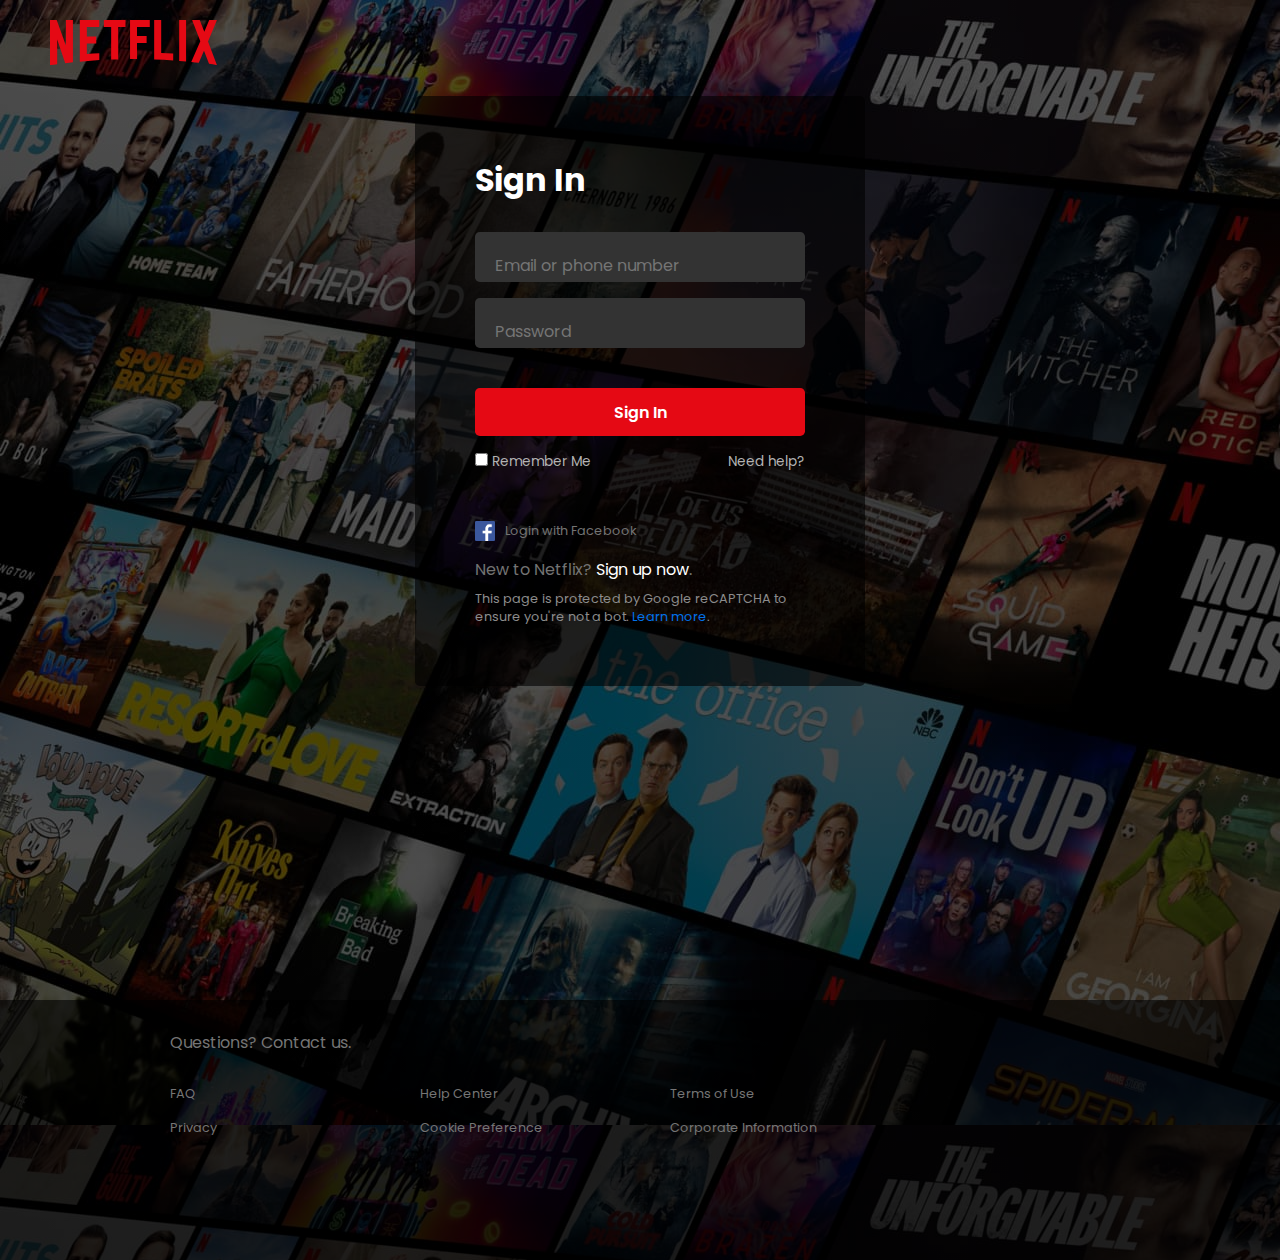
<file: Landing page/Login Page/index.html>
<!DOCTYPE html>
<html lang="en">
    <head>
        <meta charset="UTF-8">
        <meta http-equiv="X-UA-Compatible" content="IE=edge">
        <meta name="viewport" content="width=device-width, initial-scale=1.0">
        <link rel="icon" href="tab-icon.png">
        <link rel="stylesheet" href="style.css">
        <title>Netflix SignIn Page Clone</title>
    </head>
    <body>
        <div class="container">
            <div class="logo">
                <svg viewBox="0 0 111 30" class="svg-icon svg-icon-netflix-logo" focusable="true">
                    <g id="netflix-logo">
                        <path
                            d="M105.06233,14.2806261 L110.999156,30 C109.249227,29.7497422 107.500234,29.4366857 105.718437,29.1554972 L102.374168,20.4686475 L98.9371075,28.4375293 C97.2499766,28.1563408 95.5928391,28.061674 93.9057081,27.8432843 L99.9372012,14.0931671 L94.4680851,-5.68434189e-14 L99.5313525,-5.68434189e-14 L102.593495,7.87421502 L105.874965,-5.68434189e-14 L110.999156,-5.68434189e-14 L105.06233,14.2806261 Z M90.4686475,-5.68434189e-14 L85.8749649,-5.68434189e-14 L85.8749649,27.2499766 C87.3746368,27.3437061 88.9371075,27.4055675 90.4686475,27.5930265 L90.4686475,-5.68434189e-14 Z M81.9055207,26.93692 C77.7186241,26.6557316 73.5307901,26.4064111 69.250164,26.3117443 L69.250164,-5.68434189e-14 L73.9366389,-5.68434189e-14 L73.9366389,21.8745899 C76.6248008,21.9373887 79.3120255,22.1557784 81.9055207,22.2804387 L81.9055207,26.93692 Z M64.2496954,10.6561065 L64.2496954,15.3435186 L57.8442216,15.3435186 L57.8442216,25.9996251 L53.2186709,25.9996251 L53.2186709,-5.68434189e-14 L66.3436123,-5.68434189e-14 L66.3436123,4.68741213 L57.8442216,4.68741213 L57.8442216,10.6561065 L64.2496954,10.6561065 Z M45.3435186,4.68741213 L45.3435186,26.2498828 C43.7810479,26.2498828 42.1876465,26.2498828 40.6561065,26.3117443 L40.6561065,4.68741213 L35.8121661,4.68741213 L35.8121661,-5.68434189e-14 L50.2183897,-5.68434189e-14 L50.2183897,4.68741213 L45.3435186,4.68741213 Z M30.749836,15.5928391 C28.687787,15.5928391 26.2498828,15.5928391 24.4999531,15.6875059 L24.4999531,22.6562939 C27.2499766,22.4678976 30,22.2495079 32.7809542,22.1557784 L32.7809542,26.6557316 L19.812541,27.6876933 L19.812541,-5.68434189e-14 L32.7809542,-5.68434189e-14 L32.7809542,4.68741213 L24.4999531,4.68741213 L24.4999531,10.9991564 C26.3126816,10.9991564 29.0936358,10.9054269 30.749836,10.9054269 L30.749836,15.5928391 Z M4.78114163,12.9684132 L4.78114163,29.3429562 C3.09401069,29.5313525 1.59340144,29.7497422 0,30 L0,-5.68434189e-14 L4.4690224,-5.68434189e-14 L10.562377,17.0315868 L10.562377,-5.68434189e-14 L15.2497891,-5.68434189e-14 L15.2497891,28.061674 C13.5935889,28.3437998 11.906458,28.4375293 10.1246602,28.6868498 L4.78114163,12.9684132 Z"
                            id="Fill-14"></path>
                    </g>
                </svg>
            </div>
            <div class="form-container">
                <form action="main.php" method="post">
                    
                    <h1>Sign In</h1>
                    <div class="form-group">
                        <input type="email" name="email" placeholder="Email or phone number" required>
                    </div>
                    <div class="form-group">
                        <input type="password"name="password" placeholder="Password" required>
                    </div>
                    <button name="submit">Sign In</button>
                    <div class="remember">
                        <div class="left">
                            <input type="checkbox" id="remember">
                            <label for="remember">Remember Me</label>
                        </div>
                        <div class="right">
                            <a href="#">Need help?</a>
                        </div>
                    </div>
                    <div class="facebook-login">
                        <img src="fb-logo.png">
                        <a href="#">Login with Facebook</a>
                    </div>
                    <div class="signup">
                        <p>New to Netflix? <a href="http://localhost/NETFLIX%20CLONE/Landing%20page/Signup/Sign%20up.html">Sign up now</a>.</p>
                    </div>
                    <p class="captcha">
                        This page is protected by Google reCAPTCHA to ensure you're not a bot. 
                        <a href="#">Learn more</a>.
                    </p>
                </form>
            </div>
            <footer>
                <div class="top">
                    <a href="#">Questions? Contact us.</a>
                </div>
                <div class="links">
                    <a href="#">FAQ</a>
                    <a href="#">Help Center</a>
                    <a href="#">Terms of Use</a>
                    <a href="#">Privacy</a>
                    <a href="#">Cookie Preference</a>
                    <a href="#">Corporate Information</a>
                </div>
            </footer>
        </div>
    </body>
</html>
</file>
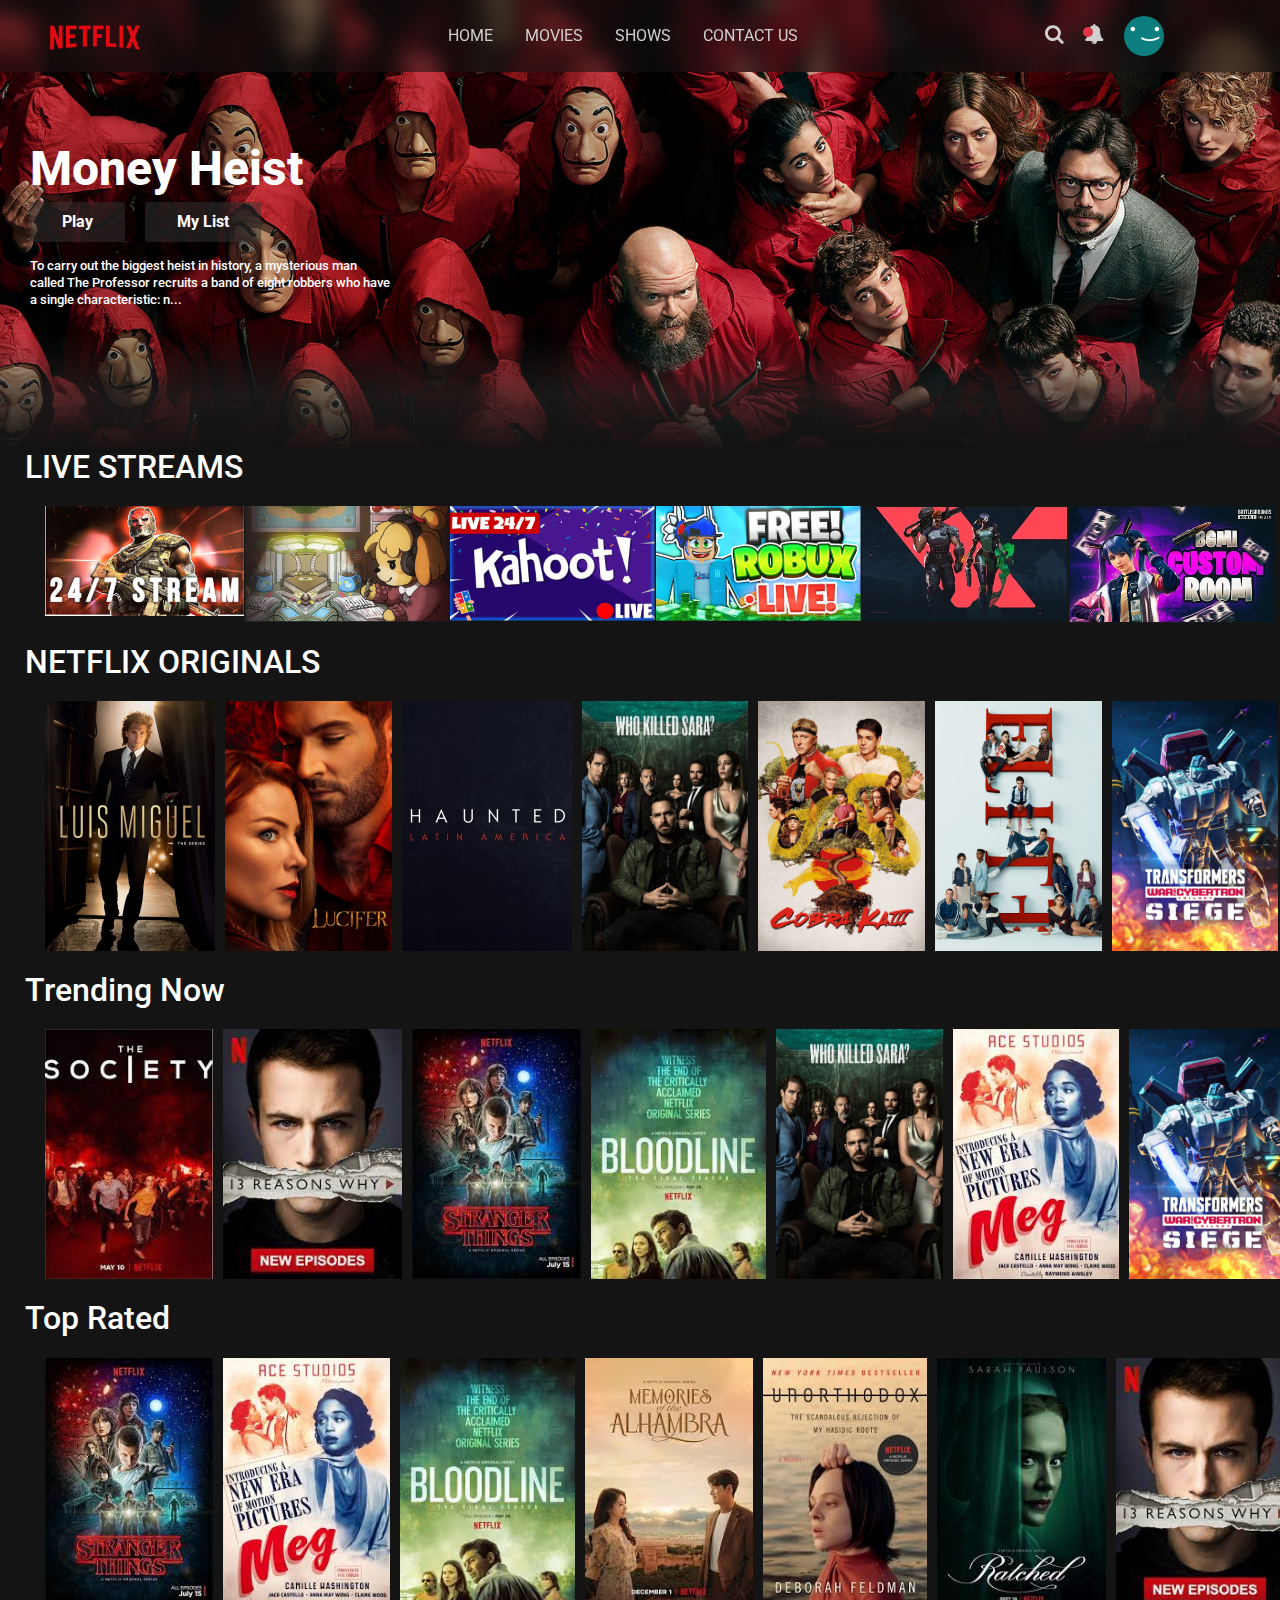
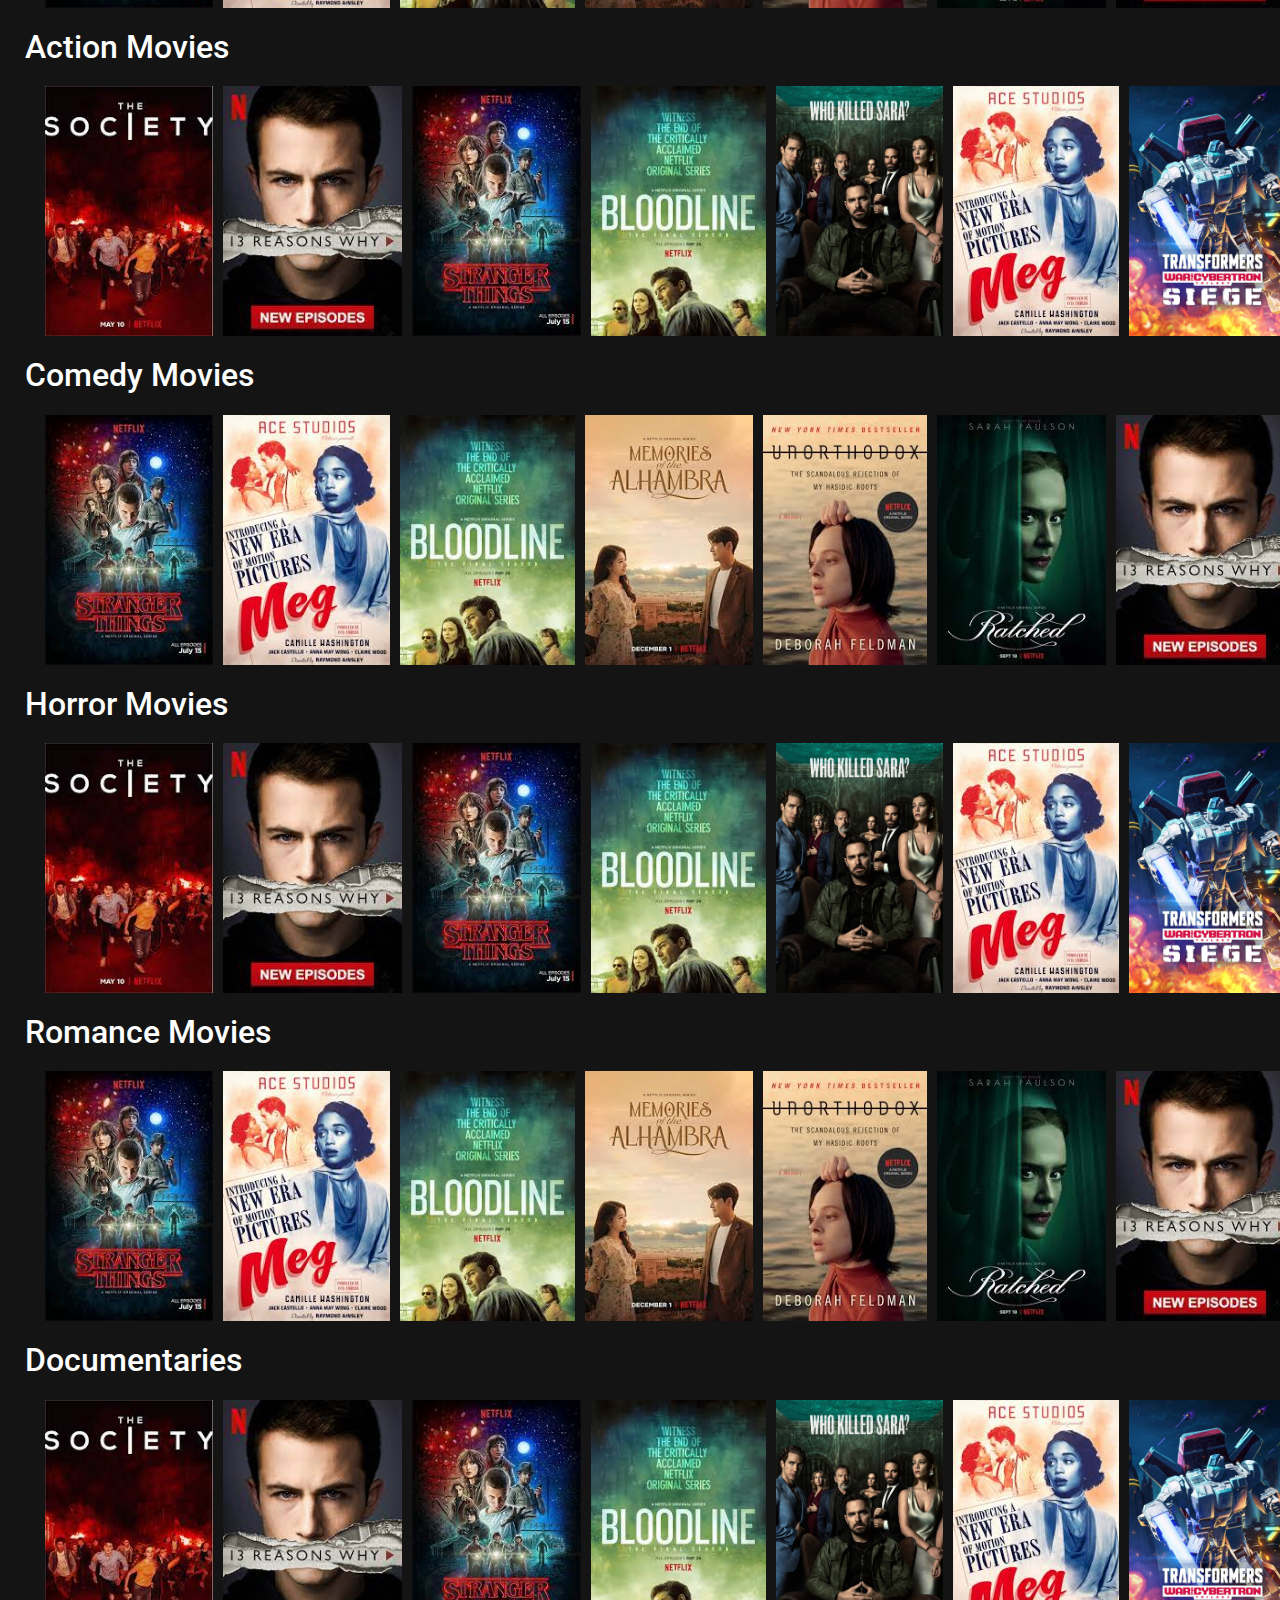
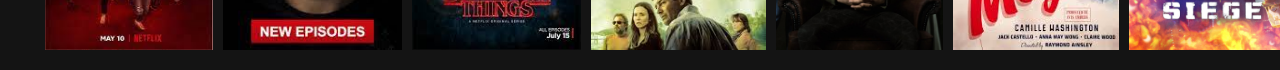
<file: Homepage/home.html>
<!DOCTYPE html>
<html lang="en">
<head>
    <meta charset="UTF-8">
    <meta http-equiv="X-UA-Compatible" content="IE=edge">
    <meta name="viewport" content="width=device-width, initial-scale=1.0">
    <title>NETFLIX</title>
    <link rel="icon" href="tab-icon.png">
    <link rel="stylesheet" href="css/bootstrap.min.css" />
  <link rel="stylesheet" href="https://stackpath.bootstrapcdn.com/font-awesome/4.7.0/css/font-awesome.min.css" />
 
  <link rel="stylesheet" href="css/slick.css" />
  <link rel="stylesheet" href="css/slick-theme.css" />
  <link rel="stylesheet" href="css/owl.carousel.min.css" />
  <link rel="stylesheet" href="css/animate.min.css" />
  <link rel="stylesheet" href="css/magnific-popup.css" />
  <link rel="stylesheet" href="css/select2.min.css" />
  <link rel="stylesheet" href="css/select2-bootstrap4.min.css" />
  <link rel="stylesheet" href="css/slick-animation.css" />
    <link rel="stylesheet" href="home style.css" />
</head>
<body>
    <header id="main-header">
        <div class="main-header">
          <div class="container-fluid">
            <div class="row1">
              <div class="col-sm-12">
                <nav class="navbar navbar-expand-lg navbar-light p-0">
                  <a href="#" class="navbar-toggler c-toggler" data-toggle="collapse" data-target="#navbarSupportedContent"
                    aria-controls="navbarSupportedContent" aria-expanded="false" aria-label="Toggle navigation">
                    <div class="navbar-toggler-icon" data-toggle="collapse">
                      <span class="navbar-menu-icon navbar-menu-icon--top"></span>
                      <span class="navbar-menu-icon navbar-menu-icon--middle"></span>
                      <span class="navbar-menu-icon navbar-menu-icon--bottom"></span>
                    </div>
                  </a>
                  <a href="index.html" class="navbar-brand">
                    <img src="images/logo.png" class="img-fluid logo" alt="" />
                  </a>
                  <div class="collapse navbar-collapse" id="navbarSupportedContent">
                    <div class="menu-main-menu-container">
                      <ul id="top-menu" class="navbar-nav ml-auto">
                        <li class="menu-item"><a href="#">Home</a></li>
                        <li class="menu-item"><a href="#">Movies</a></li>
                        <li class="menu-item"><a href="#">Shows</a></li>
                        <li class="menu-item">
                          <a href="#">Contact Us</a>
                          <ul class="sub-menu">
                            <li class="menu-item"><a href="#">About Us</a></li>
                            <li class="menu-item"><a href="#">Contact</a></li>
                            <li class="menu-item"><a href="#">FAQ</a></li>
                            <li class="menu-item">
                              <a href="#">Privacy-Policy</a>
                            </li>
                            <li class="menu-item">
                              <a href="#">Pricing</a>
                              <ul class="sub-menu">
                                <li class="menu-item">
                                  <a href="#">Gold Membership</a>
                                </li>
                                <li class="menu-item">
                                  <a href="#">Silver Membership</a>
                                </li>
                                <li class="menu-item">
                                  <a href="#">Bronze Membership</a>
                                </li>
                              </ul>
                            </li>
                          </ul>
                        </li>
                      </ul>
                    </div>
                  </div>
                  <div class="mobile-more-menu">
                    <a href="javascript:void(0);" class="more-toggle" id="dropdownMenuButton" data-toggle="more-toggle"
                      aria-haspopup="true" aria-expanded="false">
                      <i class="fa fa-ellipsis-h"></i>
                    </a>
                    <div class="more-menu" aria-labelledby="dropdownMenuButton">
                      <div class="navbar-right position-relative">
                        <ul class="d-flex align-items-center justify-content-end list-inline m-0">
                          <li>
                            <a href="#" class="search-toggle">
                              <i class="fa fa-search"></i>
                            </a>
                            <div class="search-box iq-search-bar">
                              <form action="#" class="searchbox">
                                <div class="form-group position-relative">
                                  <input type="text" class="text search-input font-size-12"
                                    placeholder="type here to search..." />
                                  <i class="search-link fa fa-search"></i>
                                </div>
                              </form>
                            </div>
                          </li>
                          <li class="nav-item nav-icon">
                            <a href="#" class="search-toggle position-relative">
                              <i class="fa fa-bell"></i>
                              <span class="bg-danger dots"></span>
                            </a>
                            <div class="iq-sub-dropdown">
                              <div class="iq-card shadow-none m-0">
                                <div class="iq-card-body">
                                  <a href="#" class="iq-sub-card">
                                    <div class="media align-items-center">
                                      <img src="images/notify/thumb-1.jpg" alt="" class="img-fluid mr-3" />
                                      <div class="media-body">
                                        <h6 class="mb-0">Captain Marvel</h6>
                                        <small class="font-size-12">just now</small>
                                      </div>
                                    </div>
                                  </a>
                                  <a href="#" class="iq-sub-card">
                                    <div class="media align-items-center">
                                      <img src="images/notify/thumb-2.jpg" alt="" class="img-fluid mr-3" />
                                      <div class="media-body">
                                        <h6 class="mb-0">
                                          Dora and The Lost City of Gold
                                        </h6>
                                        <small class="font-size-12">25 mins ago</small>
                                      </div>
                                    </div>
                                  </a>
                                  <a href="#" class="iq-sub-card">
                                    <div class="media align-items-center">
                                      <img src="images/notify/thumb-3.jpg" alt="" class="img-fluid mr-3" />
                                      <div class="media-body">
                                        <h6 class="mb-0">Mulan</h6>
                                        <small class="font-size-12">1h 30 mins ago</small>
                                      </div>
                                    </div>
                                  </a>
                                </div>
                              </div>
                            </div>
                          </li>
                          <li>
                            <a href="#" class="iq-user-dropdown search-toggle d-flex align-items-center">
                              <img src="images/user/user.png" class="img-fluid user-m rounded-circle" alt="" />
                            </a>
                            <div class="iq-sub-dropdown iq-user-dropdown">
                              <div class="iq-card shadow-none m-0">
                                <div class="iq-card-body p-0 pl-3 pr-3">
                                  <a href="#" class="iq-sub-card setting-dropdown">
                                    <div class="media align-items-center">
                                      <div class="right-icon">
                                        <i class="fa fa-user text-primary"></i>
                                      </div>
                                      <div class="media-body ml-3">
                                        <h6 class="mb-0">Manage Profile</h6>
                                      </div>
                                    </div>
                                  </a>
                                  <a href="#" class="iq-sub-card setting-dropdown">
                                    <div class="media align-items-center">
                                      <div class="right-icon">
                                        <i class="fa fa-cog text-primary"></i>
                                      </div>
                                      <div class="media-body ml-3">
                                        <h6 class="mb-0">Settings</h6>
                                      </div>
                                    </div>
                                  </a>
                                  <a href="#" class="iq-sub-card setting-dropdown">
                                    <div class="media align-items-center">
                                      <div class="right-icon">
                                        <i class="fa fa-inr text-primary"></i>
                                      </div>
                                      <div class="media-body ml-3">
                                        <h6 class="mb-0">Pricing Plan</h6>
                                      </div>
                                    </div>
                                  </a>
                                  <a href="#" class="iq-sub-card setting-dropdown">
                                    <div class="media align-items-center">
                                      <div class="right-icon">
                                        <i class="fa fa-sign-out text-primary"></i>
                                      </div>
                                      <div class="media-body ml-3">
                                        <h6 class="mb-0"><a href="http://172.21.73.62:5500/jQuery/Netflix%20project/attachments/profile.html"></a>Logout</h6>
                                      </div>
                                    </div>
                                  </a>
                                </div>
                              </div>
                            </div>
                          </li>
                        </ul>
                      </div>
                    </div>
                  </div>
    
                  <div class="navbar-right menu-right">
                    <ul class="d-flex align-items-center list-inline m-0">
                      <li class="nav-item nav-icon">
                        <a href="#" class="search-toggle device-search">
                          <i class="fa fa-search"></i>
                        </a>
                        <div class="search-box iq-search-bar d-search">
                          <form action="#" class="searchbox">
                            <div class="form-group position-relative">
                              <input type="text" class="text search-input font-size-12"
                                placeholder="type here to search..." />
                              <i class="search-link fa fa-search"></i>
                            </div>
                          </form>
                        </div>
                      </li>
                      <li class="nav-item nav-icon">
                        <a href="#" class="search-toggle" data-toggle="search-toggle">
                          <i class="fa fa-bell"></i>
                          <span class="bg-danger dots"></span>
                        </a>
                        <div class="iq-sub-dropdown">
                          <div class="iq-card shadow-none m-0">
                            <div class="iq-card-body">
                              <a href="#" class="iq-sub-card">
                                <div class="media align-items-center">
                                  <img src="images/notify/thumb-1.jpg" alt="" class="img-fluid mr-3" />
                                  <div class="media-body">
                                    <h6 class="mb-0">Captain Marvel</h6>
                                    <small class="font-size-12">just now</small>
                                  </div>
                                </div>
                              </a>
                              <a href="#" class="iq-sub-card">
                                <div class="media align-items-center">
                                  <img src="images/notify/thumb-2.jpg" alt="" class="img-fluid mr-3" />
                                  <div class="media-body">
                                    <h6 class="mb-0">
                                      Dora and The Lost City of Gold
                                    </h6>
                                    <small class="font-size-12">25 mins ago</small>
                                  </div>
                                </div>
                              </a>
                              <a href="#" class="iq-sub-card">
                                <div class="media align-items-center">
                                  <img src="images/notify/thumb-3.jpg" alt="" class="img-fluid mr-3" />
                                  <div class="media-body">
                                    <h6 class="mb-0">Mulan</h6>
                                    <small class="font-size-12">1h 30 mins ago</small>
                                  </div>
                                </div>
                              </a>
                            </div>
                          </div>
                        </div>
                      </li>
                      <li class="nav-item nav-icon">
                        <a href="#" class="iq-user-dropdown search-toggle d-flex align-items-center p-0">
                          <img src="images/user/user.png" class="img-fluid user-m rounded-circle" alt="" />
                        </a>
                        <div class="iq-sub-dropdown iq-user-dropdown">
                          <div class="iq-card shadow-none m-0">
                            <div class="iq-card-body p-0 pl-3 pr-3">
                              <a href="http://localhost/NETFLIX%20CLONE/Landing%20page/attachments/profile.html" class="iq-sub-card setting-dropdown">
                                <div class="media align-items-center">
                                  <div class="right-icon">
                                    <i class="fa fa-user text-primary"></i>
                                  </div>
                                  <div class="media-body ml-3">
                                  <h6 class="mb-0">Manage Profile</h6>
                                  </div>
                                </div>
                              <a href="#" class="iq-sub-card setting-dropdown">
                                <div class="media align-items-center">
                                  <div class="right-icon">
                                    <i class="fa fa-cog text-primary"></i>
                                  </div>
                                  <div class="media-body ml-3">
                                    <h6 class="mb-0">Settings</h6>
                                  </div>
                                </div>
                              </a>
                              <a href="http://localhost/NETFLIX%20CLONE/Landing%20page/account.html" class="iq-sub-card setting-dropdown">
                                <div class="media align-items-center">
                                  <div class="right-icon">
                                    <i class="fa fa-inr text-primary"></i>
                                  </div>
                                  <div class="media-body ml-3">
                                    <h6 class="mb-0">Pricing Plan</h6>
                                  </div>
                                </div>
                              </a>
                              <a href="http://localhost/NETFLIX%20CLONE/Landing%20page/Login%20Page/" class="iq-sub-card setting-dropdown">
                                <div class="media align-items-center">
                                  <div class="right-icon">
                                    <i class="fa fa-sign-out text-primary"></i>
                                  </div>
                                  <div class="media-body ml-3">
                                    <h6 class="mb-0">Logout</h6>
                                  </div>
                                </div>
                              </a>
                            </div>
                          </div>
                        </div>
                      </li>
                    </ul>
                  </div>
                </nav>
                <div class="nav-overlay"></div>
              </div>
            </div>
          </div>
        </div>
      </header> 
      <header class="banner">
        <div class="banner__contents">
          <h1 class="banner__title">Money Heist</h1>
          <div class="banner__buttons">
            <button class="banner__button">Play</button>
            <button class="banner__button">My List</button>
          </div>
          <h1 class="banner__description">
            To carry out the biggest heist in history, a mysterious man called The Professor recruits
            a band of eight robbers who have a single characteristic: n...
          </h1>
        </div>
        <div class="banner--fadeBottom"></div>
      </header>
      <!-- LIVE STREAM SECTION -->
      <div class="row">
        <h2>LIVE STREAMS</h2>
        <div class="row__posters">
          <a href="https://www.youtube.com/watch?v=jIyN8WIvBMo&ab_channel=Nikolarn">
          <img class="row__poster row__posterLarge" src="main images/live 1.PNG" alt="" /></a>
  
          <a href="https://www.youtube.com/watch?v=jIyN8WIvBMo&ab_channel=Nikolarn">
            <img class="row__poster row__posterLarge" src="main images/live 2.PNG" alt="" /></a>
  
            <a href="https://www.youtube.com/watch?v=jIyN8WIvBMo&ab_channel=Nikolarn">
              <img class="row__poster row__posterLarge" src="main images/live 3.PNG" alt="" /></a>
  
              <a href="https://www.youtube.com/watch?v=jIyN8WIvBMo&ab_channel=Nikolarn">
                <img class="row__poster row__posterLarge" src="main images/live 4.PNG" alt="" /></a>

                <a href="https://www.youtube.com/watch?v=jIyN8WIvBMo&ab_channel=Nikolarn">
                  <img class="row__poster row__posterLarge" src="main images/live 5.PNG" alt="" /></a>

                  <a href="https://www.youtube.com/watch?v=jIyN8WIvBMo&ab_channel=Nikolarn">
                    <img class="row__poster row__posterLarge" src="main images/live 6.PNG" alt="" /></a>
        </div>
      </div>
  
  
      <!-- Netflix Originals -->
    <div class="row">
        <h2>NETFLIX ORIGINALS</h2>
        <div class="row__posters">
          <img class="row__poster row__posterLarge" src="main images/large-movie1.jpg" alt="" />
  
          <img class="row__poster row__posterLarge" src="main images/large-movie2.jpg" alt="" />
  
          <img class="row__poster row__posterLarge" src="main images/large-movie3.jpg" alt="" />
  
          <img class="row__poster row__posterLarge" src="main images/large-movie4.jpg" alt="" />
  
          <img class="row__poster row__posterLarge" src="main images/large-movie5.jpg" alt="" />
  
          <img class="row__poster row__posterLarge" src="main images/large-movie6.jpg" alt="" />
  
          <img class="row__poster row__posterLarge" src="main images/large-movie7.jpg" alt="" />
  
          <img class="row__poster row__posterLarge" src="main images/large-movie8.jpg" alt="" />
        </div>
      </div>
  
      <!-- Trending Now -->
      <div class="row">
        <h2>Trending Now</h2>
        <div class="row__posters">
          <img class="row__poster row__posterLarge " src="main images/large-m3.jpg" alt="" />
  
          <img class="row__poster row__posterLarge" src="main images/large-m2.jpg" alt="" />
  
          <img class="row__poster row__posterLarge" src="main images/large-m4.jpg" alt="" />
  
          <img class="row__poster row__posterLarge" src="main images/images (1).jpg" alt="" />
  
          <img class="row__poster row__posterLarge" src="main images/large-movie4.jpg" alt="" />
  
          <img class="row__poster row__posterLarge" src="main images/images (9).jpg" alt="" />
  
          <img class="row__poster row__posterLarge" src="main images/large-movie7.jpg" alt="" />
  
          <img class="row__poster row__posterLarge" src="main images/images.jpg" alt="" />
        </div>
      </div>
  
      <!-- Top Rated -->
      <div class="row">
        <h2>Top Rated</h2>
        <div class="row__posters">
          <img class="row__poster row__posterLarge " src="main images/large-m4.jpg" alt="" />
  
          <img class="row__poster row__posterLarge" src="main images/images (9).jpg" alt="" />
  
          <img class="row__poster row__posterLarge" src="main images/images (1).jpg" alt="" />
  
          <img class="row__poster row__posterLarge" src="main images/images.jpg" alt="" />
  
          <img class="row__poster row__posterLarge" src="main images/im5.jpg" alt="" />
  
          <img class="row__poster row__posterLarge" src="main images/download.jpg" alt="" />
  
          <img class="row__poster row__posterLarge" src="main images/large-m2.jpg" alt="" />
  
          <img class="row__poster row__posterLarge" src="main images/large-m3.jpg" alt="" />
        </div>
      </div>
  
      <!-- Action Movies -->
      <div class="row">
        <h2>Action Movies</h2>
        <div class="row__posters">
          <img class="row__poster row__posterLarge " src="main images/large-m3.jpg" alt="" />
  
          <img class="row__poster row__posterLarge" src="main images/large-m2.jpg" alt="" />
  
          <img class="row__poster row__posterLarge" src="main images/large-m4.jpg" alt="" />
  
          <img class="row__poster row__posterLarge" src="main images/images (1).jpg" alt="" />
  
          <img class="row__poster row__posterLarge" src="main images/large-movie4.jpg" alt="" />
  
          <img class="row__poster row__posterLarge" src="main images/images (9).jpg" alt="" />
  
          <img class="row__poster row__posterLarge" src="main images/large-movie7.jpg" alt="" />
  
          <img class="row__poster row__posterLarge" src="main images/images.jpg" alt="" />
        </div>
      </div>
  
      <!-- Comedy Movies -->
      <div class="row">
        <h2>Comedy Movies</h2>
        <div class="row__posters">
          <img class="row__poster row__posterLarge " src="main images/large-m4.jpg" alt="" />
  
          <img class="row__poster row__posterLarge" src="main images/images (9).jpg" alt="" />
  
          <img class="row__poster row__posterLarge" src="main images/images (1).jpg" alt="" />
  
          <img class="row__poster row__posterLarge" src="main images/images.jpg" alt="" />
  
          <img class="row__poster row__posterLarge" src="main images/im5.jpg" alt="" />
  
          <img class="row__poster row__posterLarge" src="main images/download.jpg" alt="" />
  
          <img class="row__poster row__posterLarge" src="main images/large-m2.jpg" alt="" />
  
          <img class="row__poster row__posterLarge" src="main images/large-m3.jpg" alt="" />
        </div>
      </div>
  
      <!-- Horror Movies -->
      <div class="row">
        <h2>Horror Movies</h2>
        <div class="row__posters">
          <img class="row__poster row__posterLarge " src="main images/large-m3.jpg" alt="" />
  
          <img class="row__poster row__posterLarge" src="main images/large-m2.jpg" alt="" />
  
          <img class="row__poster row__posterLarge" src="main images/large-m4.jpg" alt="" />
  
          <img class="row__poster row__posterLarge" src="main images/images (1).jpg" alt="" />
  
          <img class="row__poster row__posterLarge" src="main images/large-movie4.jpg" alt="" />
  
          <img class="row__poster row__posterLarge" src="main images/images (9).jpg" alt="" />
  
          <img class="row__poster row__posterLarge" src="main images/large-movie7.jpg" alt="" />
  
          <img class="row__poster row__posterLarge" src="main images/images.jpg" alt="" />
        </div>
      </div>
  
      <!-- Romance Movies -->
      <div class="row">
        <h2>Romance Movies</h2>
        <div class="row__posters">
          <img class="row__poster row__posterLarge " src="main images/large-m4.jpg" alt="" />
  
          <img class="row__poster row__posterLarge" src="main images/images (9).jpg" alt="" />
  
          <img class="row__poster row__posterLarge" src="main images/images (1).jpg" alt="" />
  
          <img class="row__poster row__posterLarge" src="main images/images.jpg" alt="" />
  
          <img class="row__poster row__posterLarge" src="main images/im5.jpg" alt="" />
  
          <img class="row__poster row__posterLarge" src="main images/download.jpg" alt="" />
  
          <img class="row__poster row__posterLarge" src="main images/large-m2.jpg" alt="" />
  
          <img class="row__poster row__posterLarge" src="main images/large-m3.jpg" alt="" />
        </div>
      </div>
  
      <!-- Documentaries -->
      <div class="row">
        <h2>Documentaries</h2>
        <div class="row__posters">
          <img class="row__poster row__posterLarge " src="main images/large-m3.jpg" alt="" />
  
          <img class="row__poster row__posterLarge" src="main images/large-m2.jpg" alt="" />
  
          <img class="row__poster row__posterLarge" src="main images/large-m4.jpg" alt="" />
  
          <img class="row__poster row__posterLarge" src="main images/images (1).jpg" alt="" />
  
          <img class="row__poster row__posterLarge" src="main images/large-movie4.jpg" alt="" />
  
          <img class="row__poster row__posterLarge" src="main images/images (9).jpg" alt="" />
  
          <img class="row__poster row__posterLarge" src="main images/large-movie7.jpg" alt="" />
  
          <img class="row__poster row__posterLarge" src="main images/images.jpg" alt="" />
        </div>
      </div>
  
      <script>
        const nav = document.getElementById('nav');
        window.addEventListener('scroll', () => {
          if (window.scrollY >= 100) {
            nav.classList.add('nav__black');
          } else {
            nav.classList.remove('nav__black');
          }
        });
      </script>
      <script src="js/jquery-3.4.1.min.js"></script>
      <script src="js/popper.min.js"></script>
      <script src="js/bootstrap.min.js"></script>
      <script src="js/slick.min.js"></script>
      <script src="js/owl.carousel.min.js"></script>
      <script src="js/select2.min.js"></script>
      <script src="js/jquery.magnific-popup.min.js"></script>
      <script src="js/slick-animation.min.js"></script>
    
      <script src="main.js"></script>
</body>
</html>
</file>
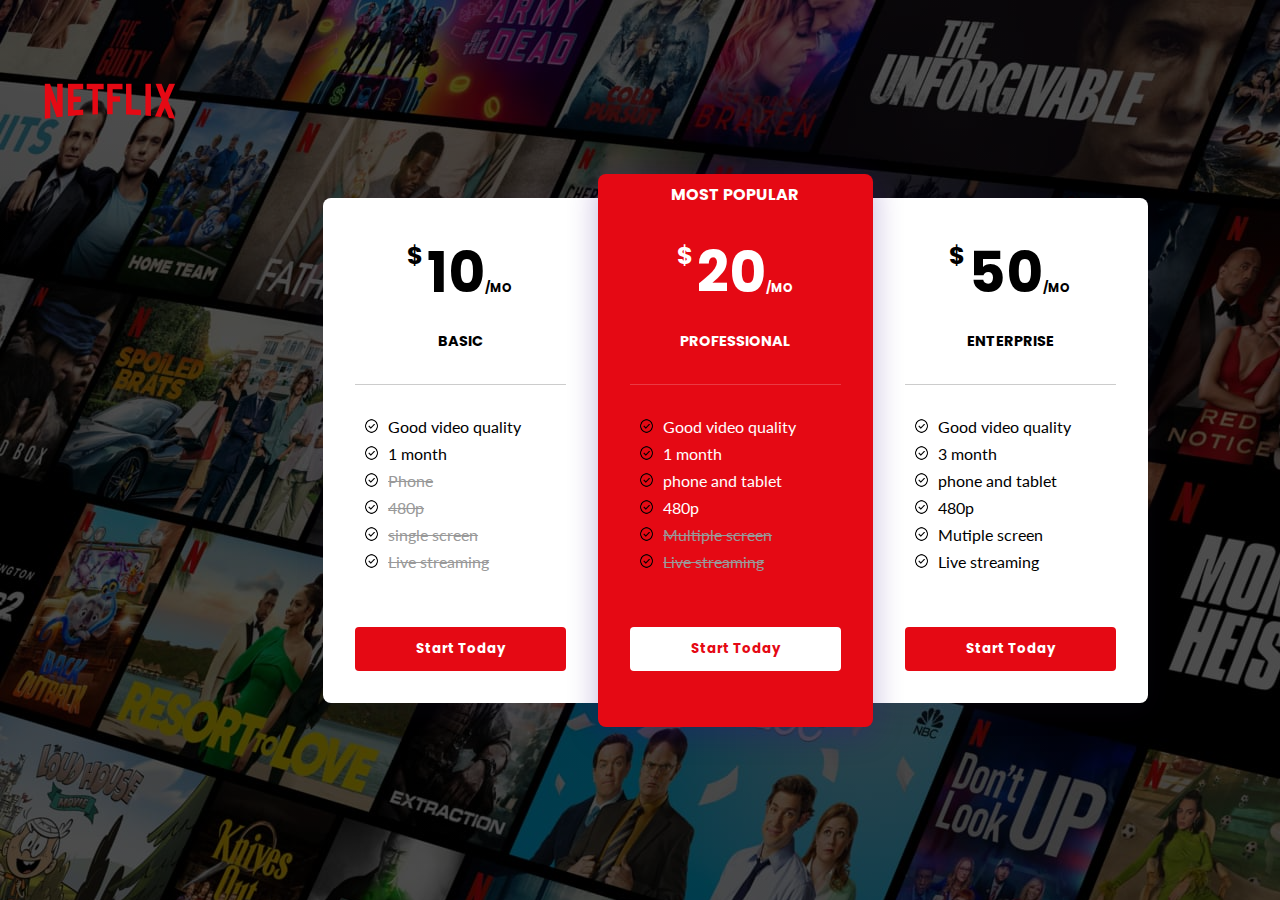
<file: Landing page/account.html>
<!DOCTYPE html>
<html lang="en">

<head>
  <meta charset="UTF-8">
  <meta name="viewport" content="width=device-width, initial-scale=1.0">
  <meta http-equiv="X-UA-Compatible" content="ie=edge">
  <link rel="stylesheet" href="account.css">
  <link href="https://fonts.googleapis.com/css?family=Lato|Poppins&display=swap" rel="stylesheet">
  <title>Price Comparison Table</title>
</head>

<body>
  <!-- <div class="container1">
    <div class="logo1">
        <svg viewBox="0 0 111 30" class="svg-icon svg-icon-netflix-logo" focusable="true">
            <g id="netflix-logo">
                <path
                    d="M105.06233,14.2806261 L110.999156,30 C109.249227,29.7497422 107.500234,29.4366857 105.718437,29.1554972 L102.374168,20.4686475 L98.9371075,28.4375293 C97.2499766,28.1563408 95.5928391,28.061674 93.9057081,27.8432843 L99.9372012,14.0931671 L94.4680851,-5.68434189e-14 L99.5313525,-5.68434189e-14 L102.593495,7.87421502 L105.874965,-5.68434189e-14 L110.999156,-5.68434189e-14 L105.06233,14.2806261 Z M90.4686475,-5.68434189e-14 L85.8749649,-5.68434189e-14 L85.8749649,27.2499766 C87.3746368,27.3437061 88.9371075,27.4055675 90.4686475,27.5930265 L90.4686475,-5.68434189e-14 Z M81.9055207,26.93692 C77.7186241,26.6557316 73.5307901,26.4064111 69.250164,26.3117443 L69.250164,-5.68434189e-14 L73.9366389,-5.68434189e-14 L73.9366389,21.8745899 C76.6248008,21.9373887 79.3120255,22.1557784 81.9055207,22.2804387 L81.9055207,26.93692 Z M64.2496954,10.6561065 L64.2496954,15.3435186 L57.8442216,15.3435186 L57.8442216,25.9996251 L53.2186709,25.9996251 L53.2186709,-5.68434189e-14 L66.3436123,-5.68434189e-14 L66.3436123,4.68741213 L57.8442216,4.68741213 L57.8442216,10.6561065 L64.2496954,10.6561065 Z M45.3435186,4.68741213 L45.3435186,26.2498828 C43.7810479,26.2498828 42.1876465,26.2498828 40.6561065,26.3117443 L40.6561065,4.68741213 L35.8121661,4.68741213 L35.8121661,-5.68434189e-14 L50.2183897,-5.68434189e-14 L50.2183897,4.68741213 L45.3435186,4.68741213 Z M30.749836,15.5928391 C28.687787,15.5928391 26.2498828,15.5928391 24.4999531,15.6875059 L24.4999531,22.6562939 C27.2499766,22.4678976 30,22.2495079 32.7809542,22.1557784 L32.7809542,26.6557316 L19.812541,27.6876933 L19.812541,-5.68434189e-14 L32.7809542,-5.68434189e-14 L32.7809542,4.68741213 L24.4999531,4.68741213 L24.4999531,10.9991564 C26.3126816,10.9991564 29.0936358,10.9054269 30.749836,10.9054269 L30.749836,15.5928391 Z M4.78114163,12.9684132 L4.78114163,29.3429562 C3.09401069,29.5313525 1.59340144,29.7497422 0,30 L0,-5.68434189e-14 L4.4690224,-5.68434189e-14 L10.562377,17.0315868 L10.562377,-5.68434189e-14 L15.2497891,-5.68434189e-14 L15.2497891,28.061674 C13.5935889,28.3437998 11.906458,28.4375293 10.1246602,28.6868498 L4.78114163,12.9684132 Z"
                    id="Fill-14"></path>
            </g>
        </svg>
    </div> -->
  
    <div class="main-header">
        <img src="logo.png" />
    </div>

  <section class="price-comparison">
    <div class="price-column">
      <div class="price-header">
        <div class="price">
          <div class="dollar-sign">$</div>
          10
          <div class="per-month">/mo</div>
        </div>
        <div class="plan-name">Basic</div>
      </div>
      <div class="divider"></div>
      <div class="feature">
        <img src="checkmamrk.png">
        Good video quality
      </div>
      <div class="feature">
        <img src="checkmamrk.png">
        1 month
      </div>
      <div class="feature inactive">
        <img src="checkmamrk.png">
        Phone
      </div>
      <div class="feature inactive">
        <img src="checkmamrk.png">
        480p
      </div>
      <div class="feature inactive">
        <img src="checkmamrk.png">
        single screen
      </div>
      <div class="feature inactive">
        <img src="checkmamrk.png">
        Live streaming
      </div>
      <a href="Login Page/index.html">
      <button type="submit" class="cta">Start Today</button></a>
    </div>
    <div class="price-column popular">
      <div class="most-popular">Most Popular</div>
      <div class="price-header">
        <div class="price">
          <div class="dollar-sign">$</div>
          20
          <div class="per-month">/mo</div>
        </div>
        <div class="plan-name">Professional</div>
      </div>
      <div class="divider"></div>
      <div class="feature">
        <img src="checkmamrk.png">
        Good video quality
      </div>
      <div class="feature">
        <img src="checkmamrk.png">
        1 month
      </div>
      <div class="feature">
        <img src="checkmamrk.png">
        phone and tablet
      </div>
      <div class="feature">
        <img src="checkmamrk.png">
        480p
      </div>
      <div class="feature inactive">
        <img src="checkmamrk.png">
        Multiple screen
      </div>
      <div class="feature inactive">
        <img src="checkmamrk.png">
        Live streaming
      </div>
      <a href="Login Page/index.html">
        <button type="submit" class="cta">Start Today</button></a>
    </div>
    <div class="price-column">
      <div class="price-header">
        <div class="price">
          <div class="dollar-sign">$</div>
          50
          <div class="per-month">/mo</div>
        </div>
        <div class="plan-name">Enterprise</div>
      </div>
      <div class="divider"></div>
      <div class="feature">
        <img src="checkmamrk.png">

        Good video quality
      </div>
      <div class="feature">
        <img src="checkmamrk.png">
        3 month
      </div>
      <div class="feature">
        <img src="checkmamrk.png">
        phone and tablet
      </div>
      <div class="feature">
        <img src="checkmamrk.png">
        480p
      </div>
      <div class="feature">
        <img src="checkmamrk.png">
        Mutiple screen
      </div>
      <div class="feature">
        <img src="checkmamrk.png">
        Live streaming
      </div>
      <a href="Login Page/index.html">
        <button type="submit" class="cta">Start Today</button></a>
    </div>
  </section>
</body>

</html>
</file>
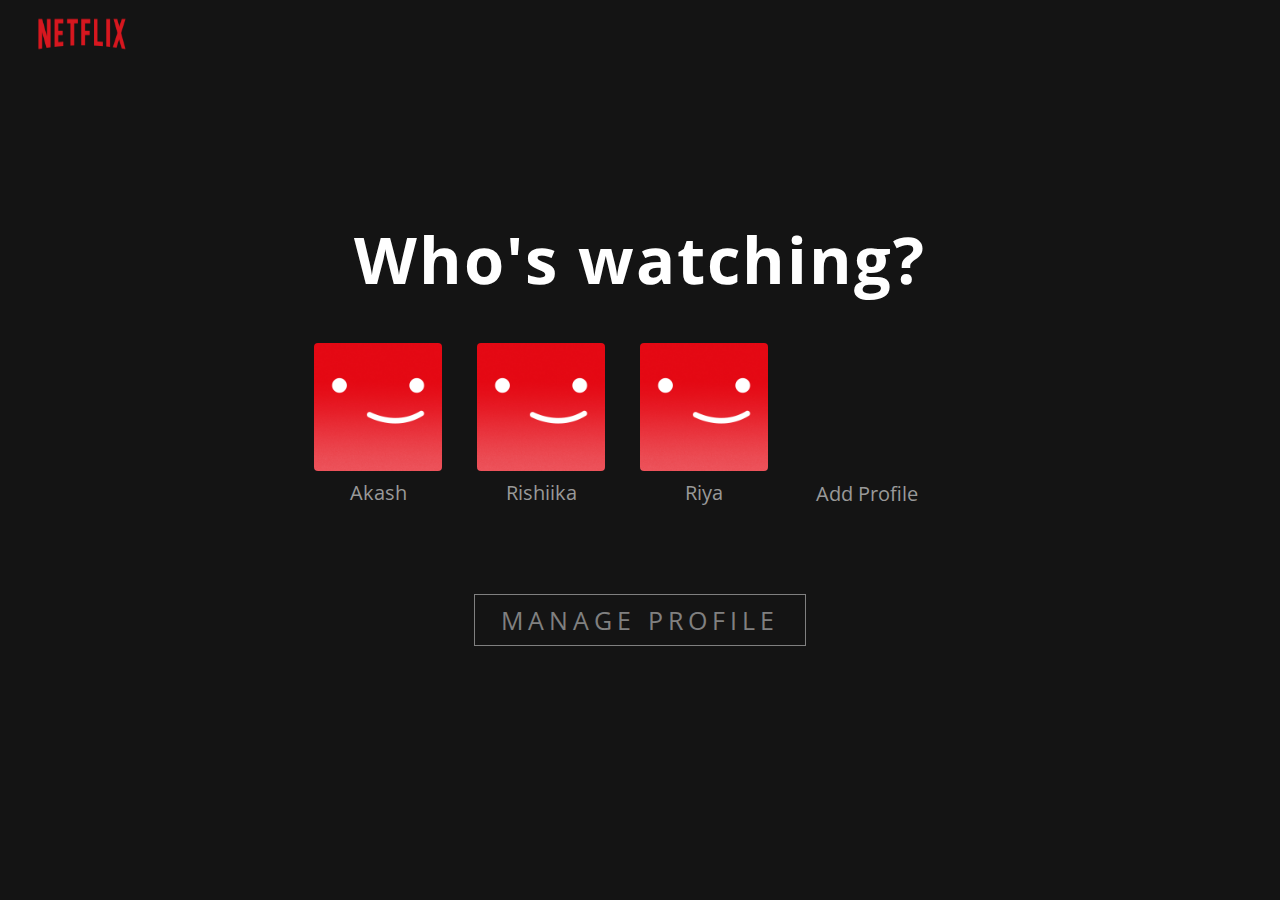
<file: Landing page/attachments/profile.html>
<!DOCTYPE html>
<html lang="en">

<head>
    <meta charset="UTF-8">
    <meta name="viewport" content="width=device-width, initial-scale=1.0">
    <title>Document</title>
    <link rel="icon" href="tab-icon.png">
    <link rel="stylesheet" href="style.css">
    <link rel="stylesheet" href="https://cdnjs.cloudflare.com/ajax/libs/font-awesome/5.15.0/css/all.min.css"
        integrity="sha512-BnbUDfEUfV0Slx6TunuB042k9tuKe3xrD6q4mg5Ed72LTgzDIcLPxg6yI2gcMFRyomt+yJJxE+zJwNmxki6/RA=="
        crossorigin="anonymous" />
</head>

<body>
    <div class="whoIsWatching">
        <div class="logo-section">
            <a href="#"><img src="logo.png" alt="logo"></a>
        </div>

        <div class="main-div">
            <h1>Who's watching?</h1>
            <div class="memberDiv">
                <a href="http://localhost/NETFLIX%20CLONE/Homepage/">
                    <button class="btn">
                        <span>akash</span></button>
                </a>

                <a href="http://localhost/NETFLIX%20CLONE/Homepage/">
                    <button class="btn">
                        <span>rishiika</span></button>
                </a>
                <a href="http://localhost/NETFLIX%20CLONE/Homepage/">
                    <button class="btn">
                        <span>riya</span></button>
                </a>
                <button class="addIcon"><i class="fas fa-plus-circle"></i> <span>Add Profile</span></button>
            </div>
            <button class="manageProfile">manage Profile</button>
        </div>
    </div>

</body>

</html>
</file>
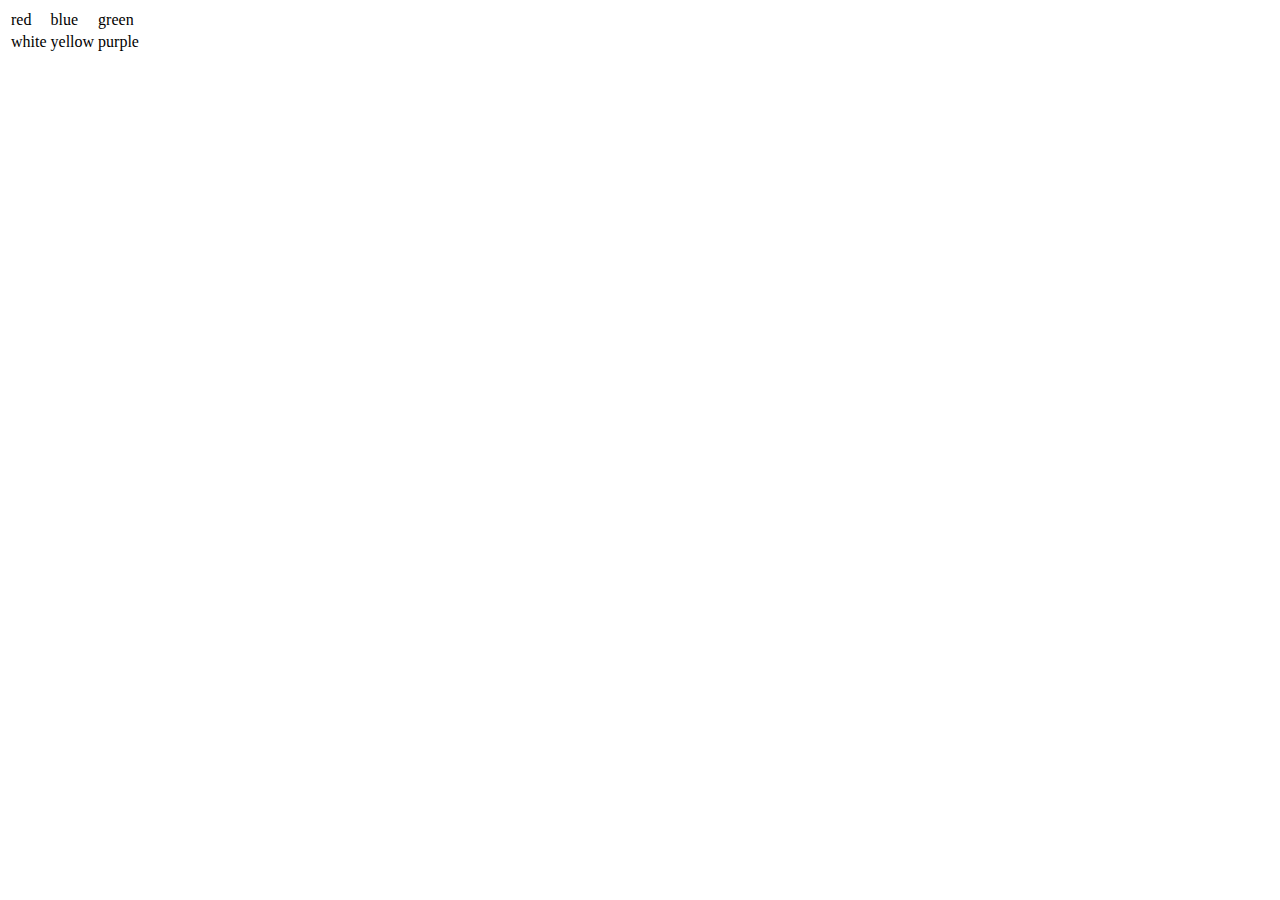
<file: Landing page/Signup/assign.html>
<!DOCTYPE html>
<html lang="en">
<head>
    <meta charset="UTF-8">
    <meta http-equiv="X-UA-Compatible" content="IE=edge">
    <meta name="viewport" content="width=device-width, initial-scale=1.0">
    <title>Document</title>
</head>
<body>
    <table>
        <tr><td>red</td><td>blue</td>
        <td>green</td></tr><tr><td>white</td>
        <td>yellow</td><td>purple</td></tr>
    </table>
</body>
</html>
</file>
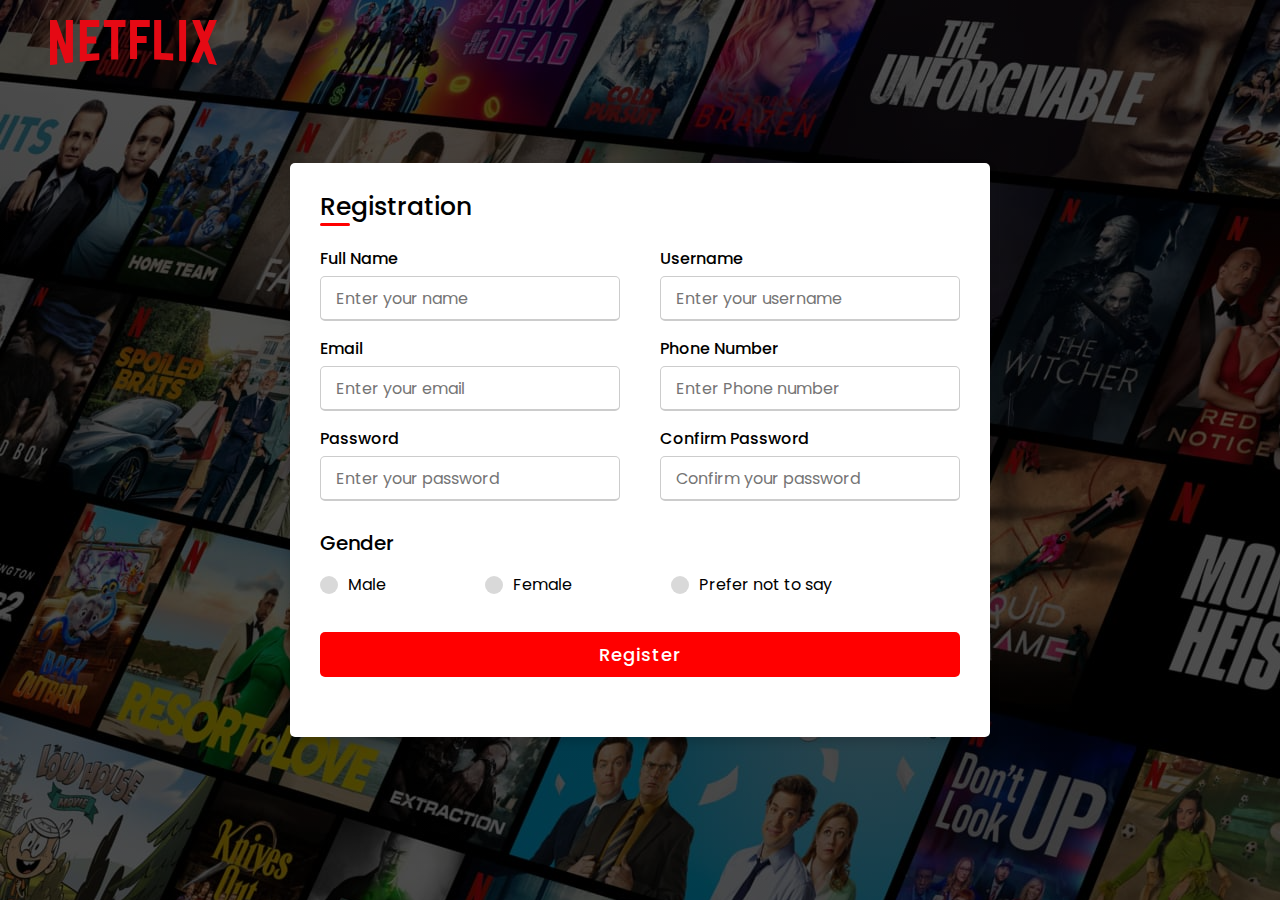
<file: Landing page/Signup/Sign up.html>
<!DOCTYPE html>
<!-- Created By CodingLab - www.codinglabweb.com -->
<html lang="en" dir="ltr">
  <head>
    <meta charset="UTF-8">
    <!---<title> Responsive Registration Form | CodingLab </title>--->
    <link rel="stylesheet" href="Sign up.css">
     <meta name="viewport" content="width=device-width, initial-scale=1.0">
   </head>
<body>
    <div class="logo">
        <svg viewBox="0 0 111 30" class="svg-icon svg-icon-netflix-logo" focusable="true">
            <g id="netflix-logo">
                <path
                    d="M105.06233,14.2806261 L110.999156,30 C109.249227,29.7497422 107.500234,29.4366857 105.718437,29.1554972 L102.374168,20.4686475 L98.9371075,28.4375293 C97.2499766,28.1563408 95.5928391,28.061674 93.9057081,27.8432843 L99.9372012,14.0931671 L94.4680851,-5.68434189e-14 L99.5313525,-5.68434189e-14 L102.593495,7.87421502 L105.874965,-5.68434189e-14 L110.999156,-5.68434189e-14 L105.06233,14.2806261 Z M90.4686475,-5.68434189e-14 L85.8749649,-5.68434189e-14 L85.8749649,27.2499766 C87.3746368,27.3437061 88.9371075,27.4055675 90.4686475,27.5930265 L90.4686475,-5.68434189e-14 Z M81.9055207,26.93692 C77.7186241,26.6557316 73.5307901,26.4064111 69.250164,26.3117443 L69.250164,-5.68434189e-14 L73.9366389,-5.68434189e-14 L73.9366389,21.8745899 C76.6248008,21.9373887 79.3120255,22.1557784 81.9055207,22.2804387 L81.9055207,26.93692 Z M64.2496954,10.6561065 L64.2496954,15.3435186 L57.8442216,15.3435186 L57.8442216,25.9996251 L53.2186709,25.9996251 L53.2186709,-5.68434189e-14 L66.3436123,-5.68434189e-14 L66.3436123,4.68741213 L57.8442216,4.68741213 L57.8442216,10.6561065 L64.2496954,10.6561065 Z M45.3435186,4.68741213 L45.3435186,26.2498828 C43.7810479,26.2498828 42.1876465,26.2498828 40.6561065,26.3117443 L40.6561065,4.68741213 L35.8121661,4.68741213 L35.8121661,-5.68434189e-14 L50.2183897,-5.68434189e-14 L50.2183897,4.68741213 L45.3435186,4.68741213 Z M30.749836,15.5928391 C28.687787,15.5928391 26.2498828,15.5928391 24.4999531,15.6875059 L24.4999531,22.6562939 C27.2499766,22.4678976 30,22.2495079 32.7809542,22.1557784 L32.7809542,26.6557316 L19.812541,27.6876933 L19.812541,-5.68434189e-14 L32.7809542,-5.68434189e-14 L32.7809542,4.68741213 L24.4999531,4.68741213 L24.4999531,10.9991564 C26.3126816,10.9991564 29.0936358,10.9054269 30.749836,10.9054269 L30.749836,15.5928391 Z M4.78114163,12.9684132 L4.78114163,29.3429562 C3.09401069,29.5313525 1.59340144,29.7497422 0,30 L0,-5.68434189e-14 L4.4690224,-5.68434189e-14 L10.562377,17.0315868 L10.562377,-5.68434189e-14 L15.2497891,-5.68434189e-14 L15.2497891,28.061674 C13.5935889,28.3437998 11.906458,28.4375293 10.1246602,28.6868498 L4.78114163,12.9684132 Z"
                    id="Fill-14"></path>
            </g>
        </svg>
    </div>
  <div class="container">
    <div class="title">Registration</div>
    <div class="content">
      <form action="sign up.php" method="post">
        <div class="user-details">
          <div class="input-box">
            <span class="details">Full Name</span>
            <input type="text" placeholder="Enter your name" name="fname" required>
          </div>
          <div class="input-box">
            <span class="details">Username</span>
            <input type="text" placeholder="Enter your username"  name="uname" required>
          </div>
          <div class="input-box">
            <span class="details">Email</span>
            <input type="email" placeholder="Enter your email" name="email" required>
          </div>
          <div class="input-box">
            <span class="details">Phone Number</span>
            <input type="tel" name="phone" placeholder="Enter Phone number" pattern="[0-9]{3}[0-9]{4}[0-9]{3}" name="pnumber" required>
          </div>
          <div class="input-box">
            <span class="details">Password</span>
            <input type="password" placeholder="Enter your password" name="password" required>
          </div>
          <div class="input-box">
            <span class="details">Confirm Password</span>
            <input type="password" placeholder="Confirm your password" name="cpassword" required>
          </div>
        </div>
        <div class="gender-details">
          <input type="radio" name="gender"  name="gender" id="dot-1">
          <input type="radio" name="gender"name="gender" id="dot-2">
          <input type="radio" name="gender" name="gender" id="dot-3">
          <span class="gender-title">Gender</span>
          <div class="category">
            <label for="dot-1">
            <span class="dot one"></span>
            <span class="gender">Male</span>
          </label>
          <label for="dot-2">
            <span class="dot two"></span>
            <span class="gender">Female</span>
          </label>
          <label for="dot-3">
            <span class="dot three"></span>
            <span class="gender">Prefer not to say</span>
            </label>
          </div>
        </div>
        <div class="button">
          <input type="submit" name="submit" value="Register">
        </div>
      </form>
    </div>
  </div>

</body>
</html>
</file>
<file: Landing page/Login Page/style.css>
@import url(https://fonts.googleapis.com/css?family=Poppins:100,100italic,200,200italic,300,300italic,regular,italic,500,500italic,600,600italic,700,700italic,800,800italic,900,900italic);
* {
    margin: 0;
    padding: 0;
    box-sizing: border-box;
    font-family: 'Poppins', sans-serif;
}

body {
    background-image: linear-gradient(rgba(0, 0, 0, .6), rgba(0,0,0, .6)), url(background.jpg);
    overflow-x: hidden;
}
.container {
    min-height: 140vh;
}
.logo {
    width: 167px;
    fill: #e50914;
    position: absolute;
    top: 20px;
    left: 50px;
}
form {
    color: #fff;
    background-color: rgba(0, 0, 0, .6);
    border-radius: .3rem;
    width: 450px;
    position: absolute;
    left: 50%;
    transform: translateX(-50%);
    padding: 60px;
    margin-top: 6rem;
}
form h1 {
    margin-bottom: 28px;
}
.form-group {
    width: 100%;
    height: 50px;
    margin-bottom: 16px;
    position: relative;
}
.form-group input {
    width: 100%;
    height: 100%;
    background-color: #333;
    border: none;
    border-radius: .3rem;
    outline: none;
    color: #fff;
    padding: 16px 20px 0;
    font-size: 1rem;
}
.form-group label {
    position: absolute;
    top: 50%;
    left: 20px;
    transform: translateY(-50%);
    color: #8c8c8c;
    pointer-events: none;
    transition: 200ms ease-in-out transform,
                200ms ease-in-out font-size;
}
.form-group input:focus ~ label,
.form-group input:valid ~ label {
    transform: translateY(-1.25rem);
    font-size: .7rem;
}

form button {
    width: 100%;
    height: 48px;
    font-size: 1rem;
    background-color: #e50914;
    color: #fff;
    font-weight: 600;
    border: none;
    border-radius: .3rem;
    cursor: pointer;
    margin: 24px 0 12px;
}
.remember {
    display: flex;
    align-items: center;
    justify-content: space-between;
}
.remember label {
    font-size: .85rem;
    color: #b3b3b3;
}
.remember a {
    color: #b3b3b3;
    font-size: .85rem;
    text-decoration: none;
}
.remember a:hover {
    text-decoration: underline;
}

.facebook-login {
    margin-top: 3rem;
    display: flex;
    align-items: center;
}
.facebook-login img {
    width: 20px;
    aspect-ratio: 1;
    margin-right: 10px;
}
.facebook-login a {
    color: #737373;
    font-size: .8rem;
    text-decoration: none;
}

.signup {
    margin-top: 16px;
}
.signup p {
    color: #737373;
}
.signup p a {
    color: #fff;
    text-decoration: none;
}
.signup p a:hover {
    text-decoration: underline;
}

.captcha {
    font-size: .8rem;
    color: #8c8c8c;
    margin-top: 0.5rem;
}
.captcha a {
    color: #0071eb;
    text-decoration: none;
}
.captcha a:hover {
    text-decoration: underline;
}

footer {
    position: absolute;
    left: 0;
    bottom: -40vh;
    width: 100%;
    height: 260px;
    background-color: rgba(0, 0, 0, .6);
    padding: 30px 170px;
}
footer a {
    color: #757575;
    text-decoration: none;
}
footer a:hover {
    text-decoration: underline;
}

footer .top {
    margin-bottom: 30px;
}
footer .links {
    display: flex;
    flex-wrap: wrap;
}
footer .links a {
    display: inline-block;
    width: 250px;
    margin-bottom: 16px;
    font-size: 0.8rem;
}
</file>
<file: Homepage/home style.css>
@import url('https://fonts.googleapis.com/css2?family=Playfair+Display:ital,wght@0,400;0,500;0,600;0,700;0,800;0,900;1,400;1,500;1,600;1,700;1,800;1,900&family=Roboto:ital,wght@0,100;0,300;0,400;0,500;0,700;0,900;1,100;1,300;1,400;1,500;1,700;1,900&display=swap');

body{ 
    font-family: 'Roboto', sans-serif;
    font-weight: 400;
    font-style: normal;
    font-size: 16px;
    line-height: 1.5;
    padding: 0;
    margin: 0;
    color: #d1d0cf;
    background: #141414;
}
.container-fluid{
    padding: 0 100px;
}
header#main-header{
    position: fixed;
    left: 0;
    right: 0;
    text-align: center;
    z-index: 99;
    background: rgba(20, 20, 20, 0.5) !important;
    backdrop-filter: blur(10px);
}
header .navbar-light .navbar-brand img.logo{
    width: 160px;
    margin-left: -50px;
}
header .navbar .menu-header-menu-container, header .navbar .menu-main-menu-container{
    display: inline-block;
    width: 100%;
}
a{
    color: #d1d0cf;
    text-decoration: none;
    outline: medium none;
    transition: all 0.5s ease-out 0s;
}
header .navbar ul.navbar-nav{
    display: block;
    text-align: center;
}
header .navbar ul li{
    list-style: none;
    margin-right: 18px;
    position: relative;
    transition: all 0.3s ease-in-out;
    display: inline-block;
}
header .navbar ul li.menu-item a{
    font-size: 16px;
    font-weight: 400;
    position: relative;
    padding: 0 0 0 10px;
    line-height: 70px;
    z-index: 9;
    text-decoration: none;
    transition: all 0.3s ease-in-out;
    text-transform: uppercase;
}
header .navbar ul li.menu-item a:hover{
    color: #e50914 !important;
}
.navbar ul li:hover > .sub-menu{
    display: block !important;
    animation: fade-in 0.5s cubic-bezier(0.39,0.575,0.565,1) both;
}
.navbar ul li:hover .sub-menu{
    display: block;
    padding: 15px 0;
    background: #141414;
    position: absolute;
    top: 100%;
    left: 0;
    padding-left: 0;
    display: inline-block;
    min-width: 256px;
    box-shadow: 0 1px 30px 0 rgb(36 38 43 / 10%);
}
.navbar ul li .sub-menu li>.sub-menu{
    display: none;
}
.navbar .navbar-nav li:last-child .sub-menu li:hover>.sub-menu, .navbar .navbar-nav li:nth-last-child(2) .sub-menu li:hover > .sub-menu{
    left: auto;
    right: 100%;
    top: -15px;
}
.navbar ul li:last-child{
    margin-right: 0;
}
.navbar ul.navbar-nav>li.menu-item:hover > a, .navbar ul.navbar-nav > li.menu-item:hover>i{
    color: #e50914;
}

.navbar ul.navbar-nav>li.menu-item>a{
    text-transform: uppercase;
}
.navbar ul.navbar-nav>li:hover > a{
    font-weight: 600;
}

.navbar ul li.menu-item a{
    font-size: 16px;
    font-weight: 400;
    position: relative;
    padding: 0 0 0 10px;
    line-height: 70px;
    z-index: 9;
    text-decoration: none;
    transition: all 0.3s ease-in-out;
    text-transform: capitalize;
}
.navbar ul li .sub-menu{
    display: none;
}
.navbar ul li .sub-menu li{
    margin-right: 0;
    padding: 0 15px;
}
.navbar ul.sub-menu li{
    display: block;
    text-align: left;
}
.navbar ul li{
    list-style: none;
    margin-right: 18px;
    position: relative;
    transition: all 0.3s ease-in-out;
    display: inline-block;
}

.menu-sticky .navbar ul li .sub-menu > li a{
    line-height: 1em;
}

.navbar ul li .sub-menu li > a{
    font-size: 14px;
    border-radius: 0;
    display: inline-block;
    width: 100%;
    line-height: 1em;
    padding: 15px;
    color: #d1d0cf;
    position: relative;
    overflow: hidden;
}

.navbar ul li.menu-item a{
    font-size: 16px;
    font-weight: 400;
    position: relative;
    padding: 0 0 0 10px;
    line-height: 70px;
    position: relative;
    z-index: 9;
    text-decoration: none;
    transition: all 0.3s ease-in-out;
    text-transform: capitalize;
}
.navbar ul li .sub-menu li>a::before{
    position: absolute;
    content: "";
    background: #e50914;
    top: 0;
    bottom: 0;
    left: 0;
    right: 0;
    width: 4px;
    opacity: 0;
    transform: translate3d(-100%,0,0);
    transition: all 0.5s ease-in-out;
}

header .navbar ul li .sub-menu li.current-menu-parent>a::after, 
header .navbar ul li .sub-menu li .sub-menu li.menu-item.current-menu-item>a::after,
header .navbar ul li .sub-menu li .sub-menu li.menu-item:hover>a::after{
    opacity: 1;
    transform: translate3d(0,0,0);
    transition: all 0.5s ease-in-out;
}

header .navbar ul li .sub-menu li:hover>a::after{
    opacity: 1;
    transform: translate3d(0,0,0);
    transition: all 0.5s ease-in-out;
}
.navbar ul li .sub-menu li >a::after{
    position: absolute;
    content: "";
    background: linear-gradient(270deg, rgba(11,1,2,0) 0% , rgba(255,55,65,0.3) 100%);
    top: 0;
    bottom: 0;
    left: 0;
    right: 0;
    transform: translate3d(-100%,0,0);
    transition: all 0.5s ease-in-out;
    z-index: -1;
    opacity: 0;
}

header .navbar ul li .sub-menu li:hover>a::before{
    opacity: 1;
    transform: translate3d(0,0,0);
    transition: all .5s ease-in-out;
}
.nav-open .nav-overlay{
    visibility: visible;
    transition: 0.3s;
}

.nav-overlay{
    left: 0;
    right: 0;
    top: 0;
    bottom: 0;
    opacity: 0;
    z-index: 900;
    display: block;
    width: 100%;
    position: fixed;
    visibility: hidden;
    background: rgba(0, 0, 0, 0.6);
    transition: 0.3s;
}
.more-toggle{
    color: #fff !important;
    font-size: 22px;
}

.dropdown-toggle.more-toggle::after{
    content: none;
}
.mobile-more-menu{
    display: none;
}
.more-menu{
    position: absolute;
    top: 50px;
    left: auto;
    right: 0;
    min-width: 18rem;
    padding: 0.35rem 0.5rem;
    margin: 0;
    opacity: 0;
    transform: translate(0,70px);
    transition: all 0.3s ease-out 0s;
    background: #191919;
    box-shadow: 0px 3px 10px rgba(0, 0, 0, 0.75);
    visibility: hidden;
    z-index: 999;
}
.more-menu.show{
    opacity: 1;
    transform: translate(0,0);
    visibility: visible;
}

header .navbar ul li:last-child{
    margin-right: 0;
}

.nav-item span.dots{
    height: 10px;
    width: 10px;
    font-size: 0;
    text-align: center;
    padding: 0;
    position: absolute;
    top: 3px;
    right: 12px;
    border-radius: 50%;
}
.menu-right .nav-items span.dots{
    right: 0;
}

.navbar-right li .iq-sub-dropdown .iq-sub-card{
    position: relative;
    font-size: inherit;
    padding: 15px 15px;
    line-height: normal;
    color: inherit;
    text-align: left;
    display: inline-block;
    width: 100%;
    border: 1px solid;
    border-image-slice: 1;
    border-width: 0 0 1px 0;
    border-image-source: linear-gradient(to right, rgba(209,208,207,0.6), rgba(209,208,207,0.3), rgba(209,208,207,0));
}
.iq-sub-card.setting-dropdown{
    padding: 15px 15px 15px 0 !important;

}

.navbar-right li .iq-sub-dropdown a.iq-sub-card:last-child{
    border-bottom: 0;
}
.notify-bg{
    overflow: hidden;
    z-index: 99;
}

.notify-bg::before{
    content: "";
    display: block;
    position: absolute;
    background: rgba(255, 255, 255, 0.5);
    width: 70px;
    height: 100%;
    left: 0;
    top: 0;
    opacity: 0.5;
    filter: blur(30px);
    transform: translateX(-100px) skewX(-30deg);
    animation: noti-before-animation 2s infinite 2s;
}

.notify-bg::after{
    content: "";
    display: block;
    position: absolute;
    background: rgba(255, 255, 255, 0.2);
    width: 30px;
    height: 100%;
    left: 30px;
    top: 0;
    opacity: 0;
    filter: blur(5px);
    transform: translateX(-100px) skewX(-30deg);
    animation: noti-after-animation 2s infinite 2s;
}

.navbar-right .iq-sub-dropdown .iq-card-body div{
    border-radius: 0;
}

.navbar-right .iq-show .iq-sub-dropdown,  .iq-show .search-box{
    opacity: 1;
    visibility: visible;
    transform: translate(0,0);
}

.navbar-right .iq-sub-dropdown{
    width: 300px;
    opacity: 0;
    visibility: hidden;
    position: absolute;
    top: 100%;
    right: 15px;
    background: #191919;
    transform: translate(0,70px);
    transition: all 0.3s;
    padding: 0;
    box-shadow: 0 0 20px 0 rgba(0, 0, 0, 0.5);
    transition: all 0.3s ease-out 0s;
    z-index: 1;
}
.navbar-light .navbar-toggler-icon{
    background: url(images/menu.png) no-repeat scroll center center;
}
.search-toggle:hover, header .navbar ul li.menu-item a:hover{
    color: #e50914 !important;
}

.search-wrapper{
    position: relative;
    display: inline-block;
    height: 36px;
    vertical-align: bottom;
}
.searchbutton{
    position: absolute;
    font-size: 22px ;
    width: 100%;
    margin: 0;
    padding: 0;
    right: 16px;
    color: #d1d0cf;
}

.search:focus+.searchbutton{
    transition-duration: 0.4s;
    color: #e50914;
}
.search:hover+.searchbutton{
    color: #fff;
}

.search{
    position: absolute;
    left: 49px;
    background-color: transparent;
    outline: none;
    border: none;
    border-bottom: 1px solid transparent;
    padding: 0 0 0 16px;
    width: 0;
    height: 100%;
    z-index: 10;
    color: #fff;
    transition-duration: 0.4s;
}

.search:focus, .search:hover{
    width: 350px;
    padding: 0;
    border-color: #d1d0cf;
}
.expandright{
    left: auto;
    right: -6px;
    bottom: -2px;
}
.search::placeholder{
    color: #fff !important;
}

.noti-svg{
    animation: notify 1.5s ease infinite;
    fill: #d1d0cf;
}

.noti-svg:hover{
    fill: #e50914;
}

.search-box{
    position: absolute;
    left: 0;
    right: 0;
    top: 46px;
    min-width: 25rem;
    width: 100%;
    z-index: -1;
    opacity: 0;
    transform: translate(0,70px);
    transition: all 0.3s ease-out 0s;
    box-shadow:  0 0 20px 0 rgba(0, 0, 0, 0.15);
}

.search-toggle{
    padding: 0 !important;
}

.iq-search-bar .search-input{
    width: 100%;
    height: 40px;
    padding: 5px 15px 5px 40px;
    border: none;
    border-radius: 0;
    color: #fff;
    background: #191919 ;
}

.iq-search-bar .searchbox .search-link{
    position: absolute;
    left: 15px;
    top: 6px;
    font-size: 16px;
}

input,input[type="search"]{
    width: 100%;
    padding: 0px 15px;
    height: 48px;
    line-height: 48px;
    background: #141414;
    border: 1px solid #404043;
    border-radius: 0;
    color: #d1d0cf;
    transition: all 0.5s ease-in-out;
}

input:focus , input[type="search"]:focus{
    border-color: #e50914;
    box-shadow: none;
    outline: none;
}

.user-m{
    height: 40px;
    width: 40px;
    min-width: 40px;
    line-height: 40px;
    font-size: 0.6rem;
}

h1,h2,h3,h4,h5,h6{
    font-weight: 500;
    margin: 0;
    line-height: 1.2;
    color: #fff;
}
h1 a, h2 a, h3 a, h4 a,h5 a,h6 a{
    color: inherit;
}

.font-size-12{
    font-size: 12px;
}
h6 .h6{
    font-size: 1.0em;
}

a.text-primary:focus, a.text-primary:hover{
    color: #e50914 !important;
}

.text-primary{
    color: #e50914 !important;
}
header#main-header.menu-sticky{
    position: fixed;
    top: 0;
    width: 100%;
    background: rgba(20, 20, 20, 0.5) !important;
    box-shadow: 0 0 30px 0 rgba(0, 0, 0, 0.4);
    z-index: 1;
}


/* *********** Responsiveness of header ************** */
@media (min-width : 1300px){
    .container{
        max-width: 1170px;
    }
}
@media (min-width : 1499px){
    .container{
        max-width: 1266px;

    }
}

@media only screen and (min-width:1200px ) and (max-width : 1366px){
    .search:focus , .search:hover{
        width: 220px !important;
    }
}

@media (min-width:992px){
    .search-box{
        left: auto !important;
        right: 0 !important;
    }
}
@media (max-width:991px){
    header .navbar-light .navbar-brand img.logo{
        width: 100px;
    }
    .navbar-collapse{
        position: fixed;
        top: 0;
        left: 0;
        padding-bottom: 15px;
        width: 260px;
        height: 100vh;
        background: #191919;
        padding-top: 40px;
        box-shadow: 0 2px 5px 0 rgba(0, 0, 0,0.2);
    }
    .vertical_s{
        position: static;
    }
    .navbar-collapse.collapsing{
        height: auto;
        transition: left 0.3s ease;
        left: -100%;
    }
    .navbar-collapse.show{
        left: -15px;
        transition: left 0.3s ease-in;
        z-index: 999;
    }
    header .navbar ul li.menu-item a{
        line-height: 10px;
        float: left;
        width: 100%;
        text-align: left;
        padding: 10px 30px;
        color: #fff;
    }
    .mobile-more-menu{
        display: block;
    }
    .menu-right{
        display: none;
    }
    .navbar-brand{
        padding: 0;
        margin-right: 0;
    }
    .more-menu .iq-sub-dropdown{
        width: 90%;
        margin: 0 auto;
        left: 0;
        right: 0;
        top: 60px;
    }

    .mobile-more-menu .iq-user-dropdown img{
        width: 40px;
    }
    .iq-search-bar .search-input{
        background: #141414;
        color: #d1d0cf;
        box-shadow: 0 3px 10px rgba(0, 0, 0, 0.75);
    }
    .navbar-right li{
        position: static !important;
    }
    .container-fluid{
        padding-left: 30px;
        padding-right: 30px;
    }
    .main-header{
        padding: 10px 0;
    }
    .search-box{
        min-width: 16.2rem;
        top: 55px;
    }
    header .navbar ul li{
        display: block;
    }
}
@media (min-width : 576px){
    .iq-search-bar a.search-toggle{
        display: none;
    }
}

@media (min-width : 1499px){
    .container{
        max-width: 1200px;
    }
}

@media (max-width : 479px){
    header .navbar ul li.list-inline-item a{
        padding-left: 20px;
        padding-right: 20px;
    }
    header .navbar .iq-usermenu-dropdown>ul>li{
        position: static;
    }
    .search-box{
        left: 0;
        right: 0;
        min-width: 100%;
        width: 100%;
    }
    header .iq-usermenu-dropdown .iq-sub-dropdown{
        width: 250px;
    }
}

/* header menu responsiveness  */
@media screen and (min-width : 1200px){
    header .navbar ul li .sub-menu li a, header.menu-sticky .navbar ul li .sub-menu li a{
        white-space: nowrap;
    }
}
@media screen and (max-width : 4000px) and (min-width : 1200px){
    .navbar ul li:hover a, .navbar ul li:hover i{
        color: #e50914;
        text-decoration: none;
    }
}
@media (max-width :991px){
    .navbar ul.navbar-nav{
        overflow-y: scroll;
        overflow-x: hidden;
        max-height: 350px;
        display: inline-block;
        width: 100%;
    }
    .navbar ul{
        width: 100%;
        background: #191919;
    }
    header .navbar ul li a, header .navbar ul li.menu-item a{
        padding: 15px;
        z-index: inherit;
        text-align: left;
        font-weight: normal;
    }
    header .navbar ul li.menu-item a{
        line-height: 10px;
        float: left;
        width: 100%;
        text-align: left;
        padding: 10px 30px;
        color: #fff;
    }
    header .navbar ul li:hover .sub-menu{
        box-shadow: none;
    }
    header .navbar ul li .sub-menu, header .navbar ul li:hover .sub-menu{
        display: none;
        position: relative;
        top: 0;
        width: 100%;
        padding: 0;
        z-index: 9;
    }
    header .navbar ul li .sub-menu li .sub-menu li.menu-item a{
        background: transparent;
    }
    .navbar .navbar-nav li:last-child .sub-menu li:hover>.sub-menu, .navbar .navbar-nav li:nth-last-child(2) .sub-menu li:hover >.sub-menu{
        left: auto;
        right: 0;
        top: 0;
    }
}

* {
    margin: 0;
    box-sizing: border-box;
  }
  .row__poster {
    width: 100%;
    object-fit: contain;
    max-height: 250px;
    margin-right: 10px;
    transition: transform 450ms;
  }
  
  .row__posters {
    display: flex;
    overflow-y: hidden;
    overflow-x: scroll;
    padding: 20px;
  }
  
  .row__poster:hover {
    transform: scale(1.08);
  }
  
  .row__posters::-webkit-scrollbar {
    display: none;
  }
  
  .row__posterLarge {
    max-height: 250px;
  }
  
  .row__posterLarge:hover {
    transform: scale(1.09);
  }
  
  .row {
    color: white;
    margin-left: 25px;
  }
  .row1 {
    color: white;
    margin-left: -50px;
  }
  /* ROW FOR LIVE STREAM */
  /* .row__poster a {
    width: 100%;
    object-fit: contain;
    max-height: 250px;
    margin-right: 10px;
    transition: transform 450ms;
  }
  
  .row__posters a {
    display: flex;
    overflow-y: hidden;
    overflow-x: scroll;
    padding: 20px;
  }
  
  .row__poster:hover a{
    transform: scale(1.08);
  }
  
  .row__posters::-webkit-scrollbar {
    display: none;
  }
  
  .row__posterLarge {
    max-height: 250px;
  }
  
  .row__posterLarge:hover {
    transform: scale(1.09);
  }
  
  .row {
    color: white;
    margin-left: 20px;
  } */
  /* banner */
  .banner {
    background-image: url('main images/banner.jpg');
    background-size: cover;
    background-position: center center;
    color: white;
    object-fit: contain;
    height: 448px;
  }
  
  .banner__contents {
    margin-left: 30px;
    padding-top: 140px;
    height: 190px;
  }
  
  .banner__title {
    font-size: 3rem;
    font-weight: 800;
    padding-bottom: 0.3rem;
  }
  
  .banner__description {
    width: 45rem;
    line-height: 1.3;
    padding-top: 1rem;
    font-size: 0.8rem;
    max-width: 360px;
    height: 180px;
  }
  
  .banner__button {
    cursor: pointer;
    color: #fff;
    outline: none;
    border: none;
    font-weight: 700;
    border-radius: 0.2vw;
    padding-left: 2rem;
    padding-right: 2rem;
    margin-right: 1rem;
    padding-top: 0.5rem;
    padding-bottom: 0.5rem;
    background-color: rgba(51, 51, 51, 0.5);
  }
  
  .banner__button:hover {
    color: #000;
    background-color: #e6e6e6;
    transition: all 0.2s;
  }
  
  .banner--fadeBottom {
    margin-top: 145px;
    height: 7.4rem;
    background-image: linear-gradient(180deg, transparent, rgba(37, 37, 37, 0.61), #111);
  }
  
  /* nav */
  
  .nav__logo {
    width: 80px;
    object-fit: contain;
  }
  
  .nav__avatar {
    width: 30px;
    object-fit: contain;
  }
  
  .nav {
    position: fixed;
    top: 0;
    width: 100%;
    display: flex;
    justify-content: space-between;
    padding: 20px;
    /* background-color: #111; */
    z-index: 1;
    transition-timing-function: ease-in;
    transition: all 0.5s;
  }
  
  .nav__black {
    background-color: #111;
  }
</file>
<file: Landing page/account.css>
*, *::before, *::after {
    box-sizing: border-box;
  }
  
  :root {
    --accent-color: #e50914;
    --heading-font-family: 'Poppins', sans-serif;
    --body-font-family: 'Lato', sans-serif;
  }
 .main-header img{
   width: 160px;
   margin-bottom: 700px;
   margin-left: 30px;

 }
  body {
    margin: 0;
    /* background-color: #212529; */
    min-width: 100vw;
    min-height: 100vh;
    display: flex;
    justify-content: center;
    align-items: center;
    font-family: var(--body-font-family);
    background-image: linear-gradient(rgba(0, 0, 0, .6), rgba(0,0,0, .6)), url(background.jpg);
    overflow-x: hidden;
  }
 
  .price-comparison {
    display: flex;
    justify-content: center;
    align-items: stretch;
    width: 100%;
    margin: 1rem;
  }
  
  .price-column {
    background-color: white;
    box-shadow: 0 7px 30px rgba(52, 31, 97, 0.1);
    padding: 2rem;
    flex-grow: 1;
    flex-basis: 0;
    max-width: 275px;
    border-radius: 8px;
  }
  
  .price-column.popular {
    position: relative;
    background-color: var(--accent-color);
    box-shadow: 0 7px 30px rgba(52, 13, 135, 0.3);
    color: white;
    margin-top: -1.5rem;
    padding-top: 3.5rem;
    margin-bottom: -1.5rem;
    padding-bottom: 3.5rem;
  }
  
  .price-column:first-child {
    border-top-right-radius: 0; 
    border-bottom-right-radius: 0; 
  }
  
  .price-column:last-child {
    border-top-left-radius: 0; 
    border-bottom-left-radius: 0; 
  }
  
  .price-header {
    display: flex;
    flex-direction: column;
    align-items: center;
    font-family: var(--heading-font-family);
    font-weight: bold;
  }
  
  .price {
    font-size: 3.5rem;
    display: flex;
  }
  
  .dollar-sign {
    font-size: 1.5rem;
    margin-top: .5rem;
    margin-right: .25rem;
  }
  
  .per-month {
    font-size: .75rem;
    align-self: flex-end;
    margin-bottom: 1.1rem;
    text-transform: uppercase;
  }
  
  .plan-name {
    text-transform: uppercase;
    font-size: .9rem;
    margin-top: 1rem;
    margin-bottom: 0;
  }
  
  .divider {
    height: 1px;
    width: 100%;
    background-color: rgba(0, 0, 0, .2);
    margin-top: 2rem;
    margin-bottom: 2rem;
  }
  
  .price-column.popular .divider {
    background-color: rgba(255, 255, 255, .2);
  }
  
  .feature {
    display: flex;
    align-items: center;
    margin: .5rem;
  }
  
  .feature img {
    height: 1.1em;
    width: 1.1em;
    margin-right: .5rem;
  }
  
  .feature.inactive {
    color: #999;
    text-decoration-line: line-through;
  }
  
  .most-popular {
    position: absolute;
    top: .5rem;
    left: .5rem;
    right: .5rem;
    text-align: center;
    text-transform: uppercase;
    font-weight: bold;
    font-family: var(--heading-font-family);
  }
  
  .cta {
    border: none;
    background-color: var(--accent-color);
    color: white;
    width: 100%;
    padding: .75rem 1rem;
    cursor: pointer;
    font-family: var(--heading-font-family);
    font-weight: bold;
    border-radius: 4px;
    margin-top: 3rem;
    transition: 100ms;
    transform: scale(1);
  }
  
  .price-column.popular .cta {
    background-color: white;
    color: var(--accent-color);
  }
  
  .cta:hover, .cta:focus {
    transform: scale(1.1);
  }
  .container-fluid{
    padding: 0 100px;
}
</file>
<file: Landing page/attachments/style.css>
@import url("https://fonts.googleapis.com/css2?family=Open+Sans:wght@300;400;600&display=swap");

* {
  margin: 0;
  padding: 0;
  box-sizing: border-box;
  font-family: "Open Sans", sans-serif;
}

html {
  font-size: 62.5%;
}

.whoIsWatching {
  width: 100vw;
  min-height: 100vh;
  background-color: #141414;
}

.logo-section {
  width: 95vw;
  margin: auto;
  height: 7rem;
  background-color: rgb(20, 20, 20);
  display: flex;
  justify-content: flex-start;
  align-items: center;
}
.logo-section a img {
  width: 10rem;
  height: 4rem;
  cursor: pointer;
}

.main-div {
  width: 100vw;
  height: 80vh;
  display: flex;
  justify-content: center;
  align-items: center;
  flex-direction: column;
  color: #fff;
}

.main-div h1 {
  font-size: 6.5rem;
  letter-spacing: 0.2rem;
  font-size: 600;
}

.memberDiv {
  display: flex;
  justify-content: center;
  align-items: center;
  flex-wrap: wrap;
}

.memberDiv .btn,
.addIcon {
  height: 10vw;
  min-height: 8.4rem;
  max-height: 20rem;
  width: 10vw;
  min-width: 8.4px;
  max-width: 20rem;
  border-radius: 0.4rem;
  border: none;
  outline: none;
  margin-top: 4rem;
  margin-right: 3.5rem;
  position: relative;
  cursor: pointer;
  background-repeat: no-repeat;
  background-size: cover;
}

.memberDiv .btn:nth-child(1) {
  background-image: url("user1.png");
}

.memberDiv .btn:nth-child(2) {
  background-image: url("user2.png");
}

.memberDiv .btn:nth-child(3) {
  background-image: url("user3.png");
}

.memberDiv .btn:hover {
    box-shadow: inset 0 0 0 5px rgba(255, 255, 255, 0.9);
}

.memberDiv .btn span,
.addIcon span {
  width: inherit;
  position: absolute;
  bottom: -3.5rem;
  left: 0;
  text-transform: capitalize;
  color: rgb(153, 153, 153);
  font-size: 2rem;
}

.fa-plus-circle {
  font-size: 7vw;
  color: grey;
  opacity: 0.8;
}

.addIcon {
  background-color: transparent;
}

.addIcon:hover {
  background-color: #fff;
}

.addicon:hover > .fa-plus-circle {
  opacity: 1;
}

.manageProfile {
  border: 1px solid grey;
  color: grey;
  text-transform: uppercase;
  padding: 0.8rem 2.6rem;
  letter-spacing: 0.5rem;
  font-size: 2.5rem;
  margin-top: 12rem;
  background-color: transparent;
  cursor: pointer;
}
.manageProfile:hover {
  border: 1px solid #fff;
  color: #fff;
}
</file>
<file: Landing page/Signup/Sign up.css>
@import url('https://fonts.googleapis.com/css2?family=Poppins:wght@200;300;400;500;600;700&display=swap');
*{
  margin: 0;
  padding: 0;
  box-sizing: border-box;
  font-family: 'Poppins',sans-serif;
}
body{
  height: 100vh;
  display: flex;
  justify-content: center;
  align-items: center;
  padding: 10px;
  background-image: linear-gradient(rgba(0, 0, 0, .6), rgba(0,0,0, .6)), url(background.jpg);
}
.logo {
    width: 167px;
    fill: #e50914;
    position: absolute;
    top: 20px;
    left: 50px;
}
.container{
  max-width: 700px;
  width: 100%;
  background-color: #fff;
  padding: 25px 30px;
  border-radius: 5px;
  box-shadow: 0 5px 10px rgba(0,0,0,0.15);
}
.container .title{
  font-size: 25px;
  font-weight: 500;
  position: relative;
}
.container .title::before{
  content: "";
  position: absolute;
  left: 0;
  bottom: 0;
  height: 3px;
  width: 30px;
  border-radius: 5px;
  background: red;
}
.content form .user-details{
  display: flex;
  flex-wrap: wrap;
  justify-content: space-between;
  margin: 20px 0 12px 0;
}
form .user-details .input-box{
  margin-bottom: 15px;
  width: calc(100% / 2 - 20px);
}
form .input-box span.details{
  display: block;
  font-weight: 500;
  margin-bottom: 5px;
}
.user-details .input-box input{
  height: 45px;
  width: 100%;
  outline: none;
  font-size: 16px;
  border-radius: 5px;
  padding-left: 15px;
  border: 1px solid #ccc;
  border-bottom-width: 2px;
  transition: all 0.3s ease;
}
.user-details .input-box input:focus,
.user-details .input-box input:valid{
  border-color: #9b59b6;
}
 form .gender-details .gender-title{
  font-size: 20px;
  font-weight: 500;
 }
 form .category{
   display: flex;
   width: 80%;
   margin: 14px 0 ;
   justify-content: space-between;
 }
 form .category label{
   display: flex;
   align-items: center;
   cursor: pointer;
 }
 form .category label .dot{
  height: 18px;
  width: 18px;
  border-radius: 50%;
  margin-right: 10px;
  background: #d9d9d9;
  border: 5px solid transparent;
  transition: all 0.3s ease;
}
 #dot-1:checked ~ .category label .one,
 #dot-2:checked ~ .category label .two,
 #dot-3:checked ~ .category label .three{
   background: red;
   border-color: #d9d9d9;
 }
 form input[type="radio"]{
   display: none;
 }
 form .button{
   height: 45px;
   margin: 35px 0
 }
 form .button input{
   height: 100%;
   width: 100%;
   border-radius: 5px;
   border: none;
   color: #fff;
   font-size: 18px;
   font-weight: 500;
   letter-spacing: 1px;
   cursor: pointer;
   transition: all 0.3s ease;
   background: red;
 }
 form .button input:hover{
  /* transform: scale(0.99); */
  background: black;
  }
 @media(max-width: 584px){
 .container{
  max-width: 100%;
}
form .user-details .input-box{
    margin-bottom: 15px;
    width: 100%;
  }
  form .category{
    width: 100%;
  }
  .content form .user-details{
    max-height: 300px;
    overflow-y: scroll;
  }
  .user-details::-webkit-scrollbar{
    width: 5px;
  }
  }
  @media(max-width: 459px){
  .container .content .category{
    flex-direction: column;
  }
}
</file>
